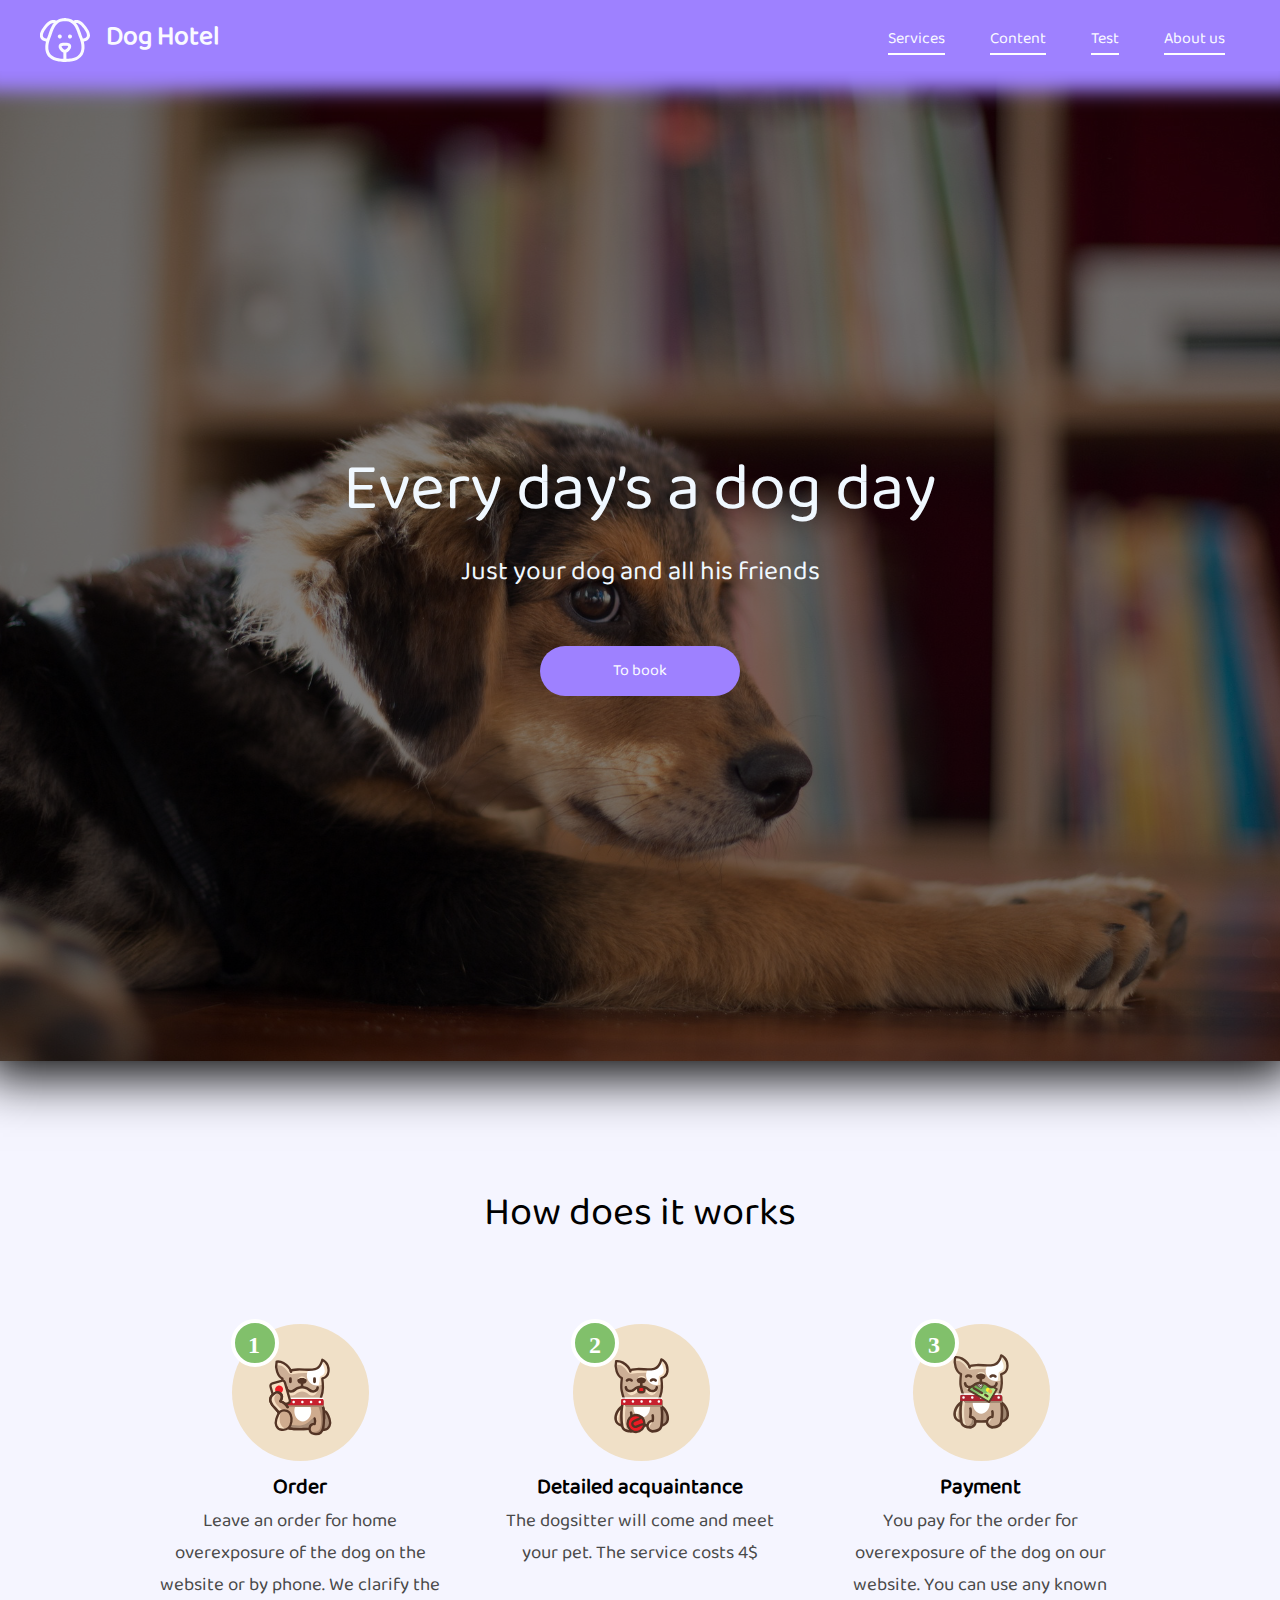
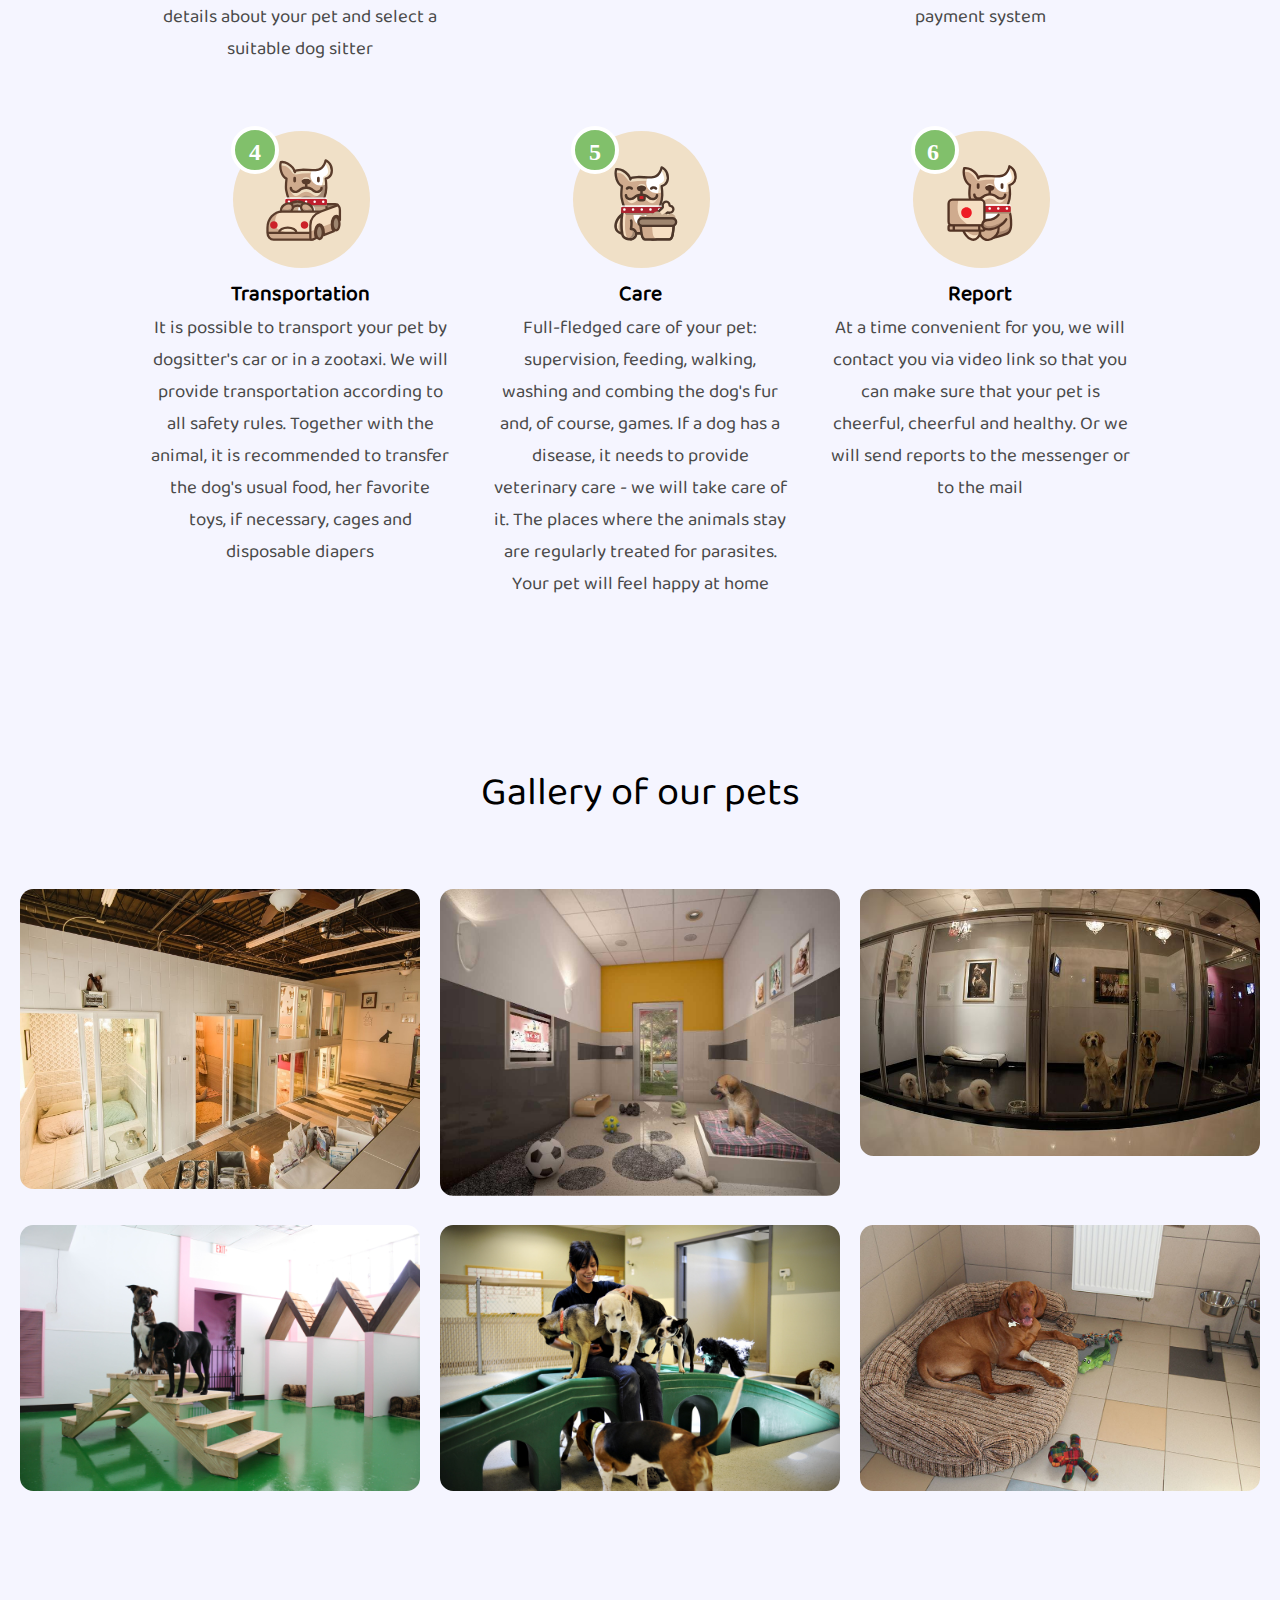
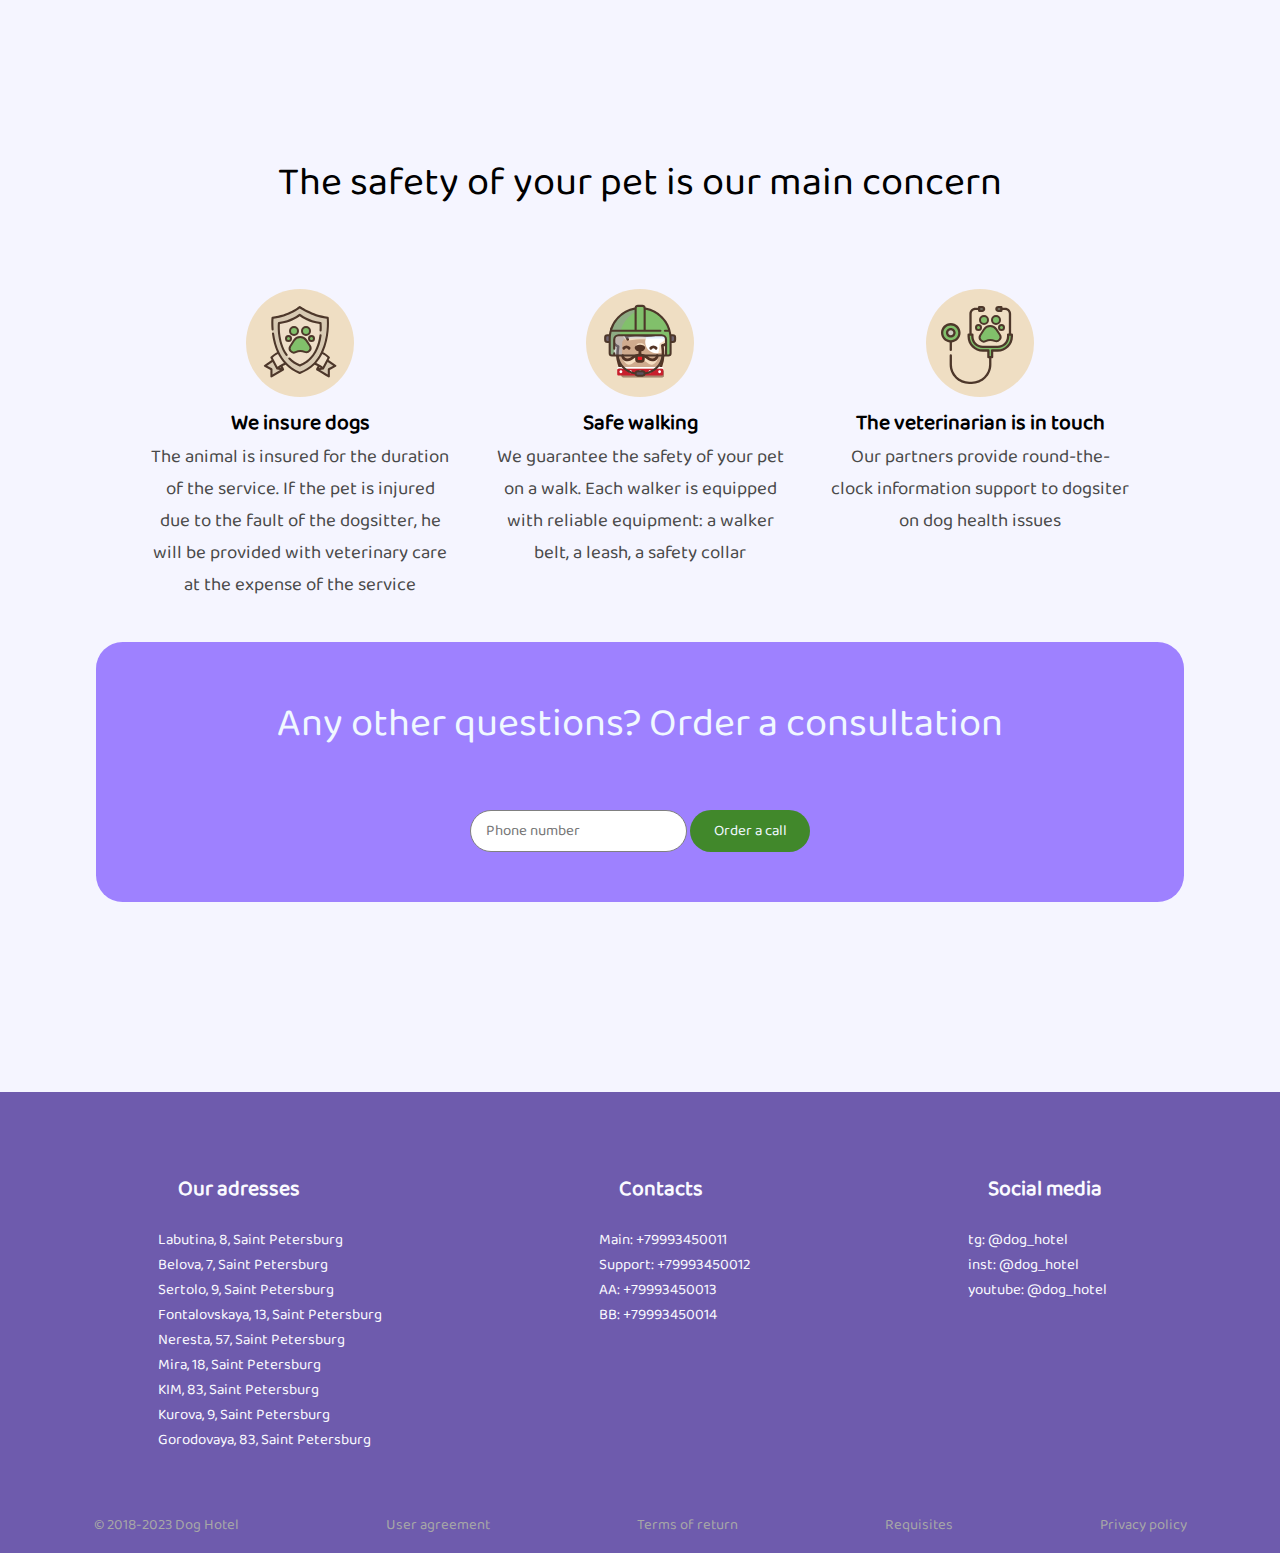
<file: index.html>
<!DOCTYPE html>

<html lang="ru">
  <head>
    <meta charset="UTF-8">
    <link rel="stylesheet" href="styles/header_footer.css" />
    <link rel="stylesheet" href="styles/style_start.css" />

    <title>Dog Hotel</title>
  </head>
  <body>
    <script src="js/setHeader.js"></script>
    
    <div class="conteiner" id="first_conteiner">
        
        <div class="title_wrap">
            <div class="slogan">Every day’s a dog day</div>
            <div class="under_slogan">Just your dog and all his friends</div>

            <div class="button_to_book">
                <a href="#">To book</a>
            </div>
        </div>        
    </div>
    <div class="conteiner" id="second_conteiner">
        <div class="cont_title">How does it works</div>
        <div class="frame_wrap">
            <div class="frame" id="frame1">
                <div class="icon">
                    <img src="styles/images/how1.svg"/>
                </div>
                <div class="frame_title">Order</div>
                <div class="frame_text">
                    Leave an order for home overexposure of the dog on the website or by phone. We clarify the details about your pet and select a suitable dog sitter
                </div>
            </div>
            <div class="frame" id="frame2">
                <div class="icon">
                    <img src="styles/images/how2.svg"/>
                </div>
                <div class="frame_title">
                    Detailed acquaintance
                </div>
                <div class="frame_text">
                    The dogsitter will come and meet your pet. The service costs 4$
                </div>
            </div>
            <div class="frame" id="frame3">
                <div class="icon">
                    <img src="styles/images/how3.svg"/>
                </div>
                <div class="frame_title">
                    Payment
                </div>
                <div class="frame_text">
                    You pay for the order for overexposure of the dog on our website. You can use any known payment system
                </div>
            </div>
            <div class="frame" id="frame4">
                <div class="icon">
                    <img src="styles/images/how4-p.svg"/>
                </div>
                <div class="frame_title">
                    Transportation
                </div>
                <div class="frame_text">
                    It is possible to transport your pet by dogsitter's car or in a zootaxi. We will provide transportation according to all safety rules. Together with the animal, it is recommended to transfer the dog's usual food, her favorite toys, if necessary, cages and disposable diapers
                </div>
            </div>
            <div class="frame" id="frame5">
                <div class="icon">
                    <img src="styles/images/how5-p.svg"/>
                </div>
                <div class="frame_title">Care</div>
                <div class="frame_text">
                    Full-fledged care of your pet: supervision, feeding, walking, washing and combing the dog's fur and, of course, games. If a dog has a disease, it needs to provide veterinary care - we will take care of it. The places where the animals stay are regularly treated for parasites. Your pet will feel happy at home
                </div>
            </div>
            <div class="frame" id="frame6">
                <div class="icon">
                    <img src="styles/images/how6-p.svg"/>
                </div>
                <div class="frame_title">Report</div>
                <div class="frame_text">
                    At a time convenient for you, we will contact you via video link so that you can make sure that your pet is cheerful, cheerful and healthy. Or we will send reports to the messenger or to the mail
                </div>
            </div>
        </div>

    </div>
    <div class="conteiner" id="third_conteiner">
        <div class="cont_title">Gallery of our pets</div>

        <div class="wrap_gallery">
            <div><img class="gallery" src="styles/images/gallery_1.jpg"/></div>
            <div><img class="gallery" src="styles/images/gallery_2.jpg"/></div>
            <div><img class="gallery" src="styles/images/gallery_3.jpg"/></div>
            <div><img class="gallery" src="styles/images/gallery_4.jpg"/></div>
            <div><img class="gallery" src="styles/images/gallery_5.jpg"/></div>
            <div><img class="gallery" src="styles/images/gallery_6.jpg"/></div>
        </div>
    </div>
    <div class="conteiner" id="fourth_conteiner">
        <div class="cont_title">The safety of your pet is our main concern</div>
        <div class="frame_wrap">
            <div class="frame" id="frame1">
                <div class="icon">
                    <img src="styles/images/standart1.svg"/>
                </div>
                <div class="frame_title">We insure dogs</div>
                <div class="frame_text">
                    The animal is insured for the duration of the service. If the pet is injured due to the fault of the dogsitter, he will be provided with veterinary care at the expense of the service
                </div>
            </div>
            <div class="frame" id="frame2">
                <div class="icon">
                    <img src="styles/images/standart2-p.svg"/>
                </div>
                <div class="frame_title">
                    Safe walking
                </div>
                <div class="frame_text">
                    We guarantee the safety of your pet on a walk. Each walker is equipped with reliable equipment: a walker belt, a leash, a safety collar
                </div>
            </div>
            <div class="frame" id="frame3">
                <div class="icon">
                    <img src="styles/images/standart3.svg"/>
                </div>
                <div class="frame_title">
                    The veterinarian is in touch
                </div>
                <div class="frame_text">
                    Our partners provide round-the-clock information support to dogsiter on dog health issues
                </div>
            </div>
        </div>
    </div>
    <div class="conteiner" id="fourth_conteiner">
        <div class="wrap_feedback">
            <div class="wrap_header">Any other questions? Order a consultation</div>
            <div class="wrap_input">
                <input placeholder="Phone number" class="input" id="input"></input>
                <button type="submit" class="btn" id="btn">
                    Order a call
                </button>
            </div>


        </div>
    </div>
    <script>
        document.getElementById("btn").onclick = function(e) {
            document.getElementById("input").value = "";
        }
    </script>

    <script src="js/setFooter.js"></script>
  </body>
</html>
</file>
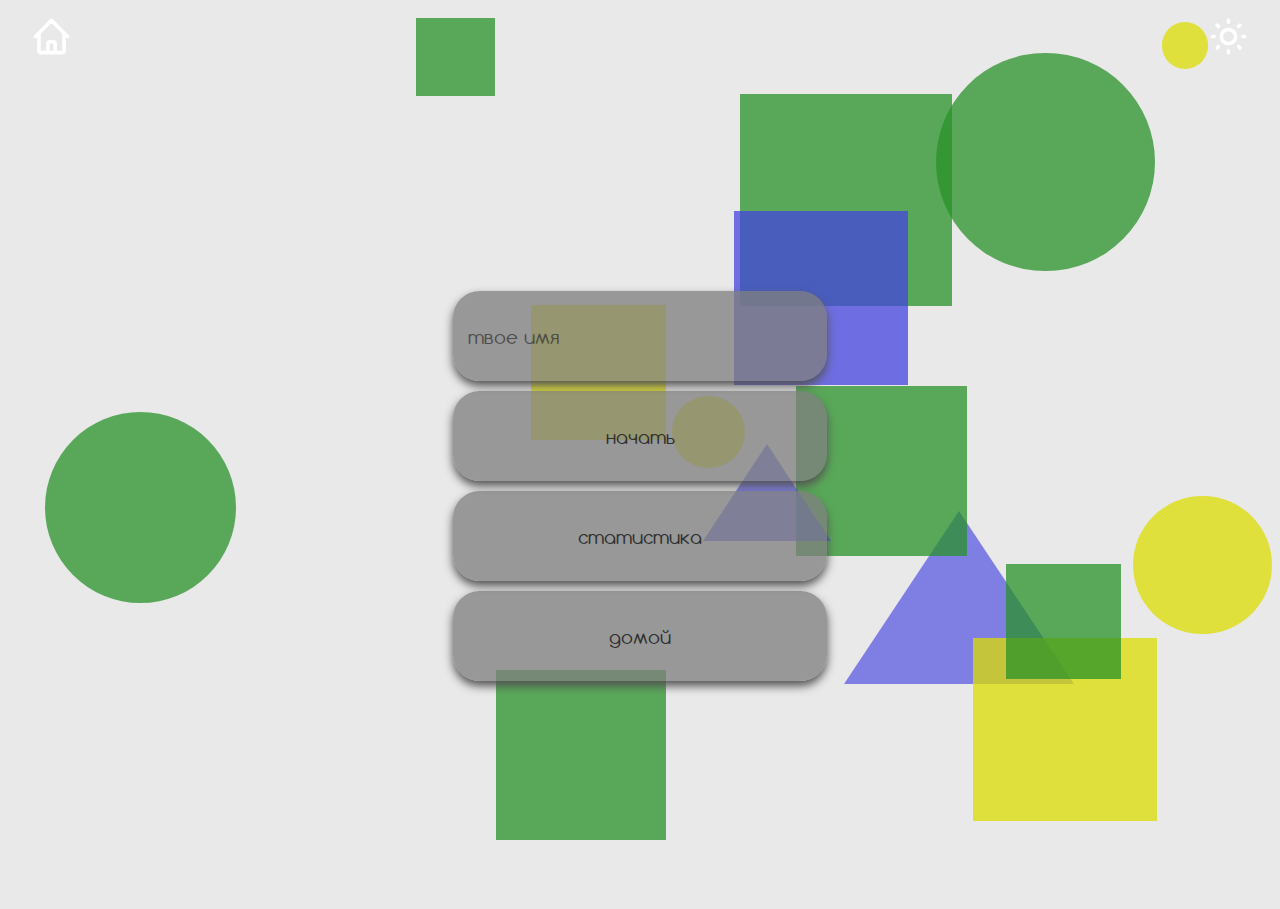
<file: game_find_figure/index.html>
<!DOCTYPE html>
<html lang="en">
<head>
    <meta charset="UTF-8">
    <meta name="viewport" content="width=device-width, initial-scale=1.0">
    <link rel="stylesheet" href="styles/game_menu.css" />
    <link rel="stylesheet" href="styles/background.css" />
    <link rel="stylesheet" href="styles/general.css" />
    <title>Find figure</title>
</head>
<body>
    <script src="js/settings.js"></script>
    
    <div class="conteiner">
        <div class="wrap_menu">
            <form>
                <input class="menu_item" type="text" id="user_name" placeholder="твое имя" required>
                <button class="menu_item start" id="start" type="submit">начать</button>
            </form>
            <form action="./stats.html">
                <button class="menu_item show_stats">статистика</button>
            </form>
            <form action="../index.html">
                <button class="menu_item back_to_site">домой</button>
            </form>
        </div>
    </div>


    <script src="js/background_generator.js"></script>
    <script src="js/handler.js" type="module"></script>
    
</body>
</html>
</file>
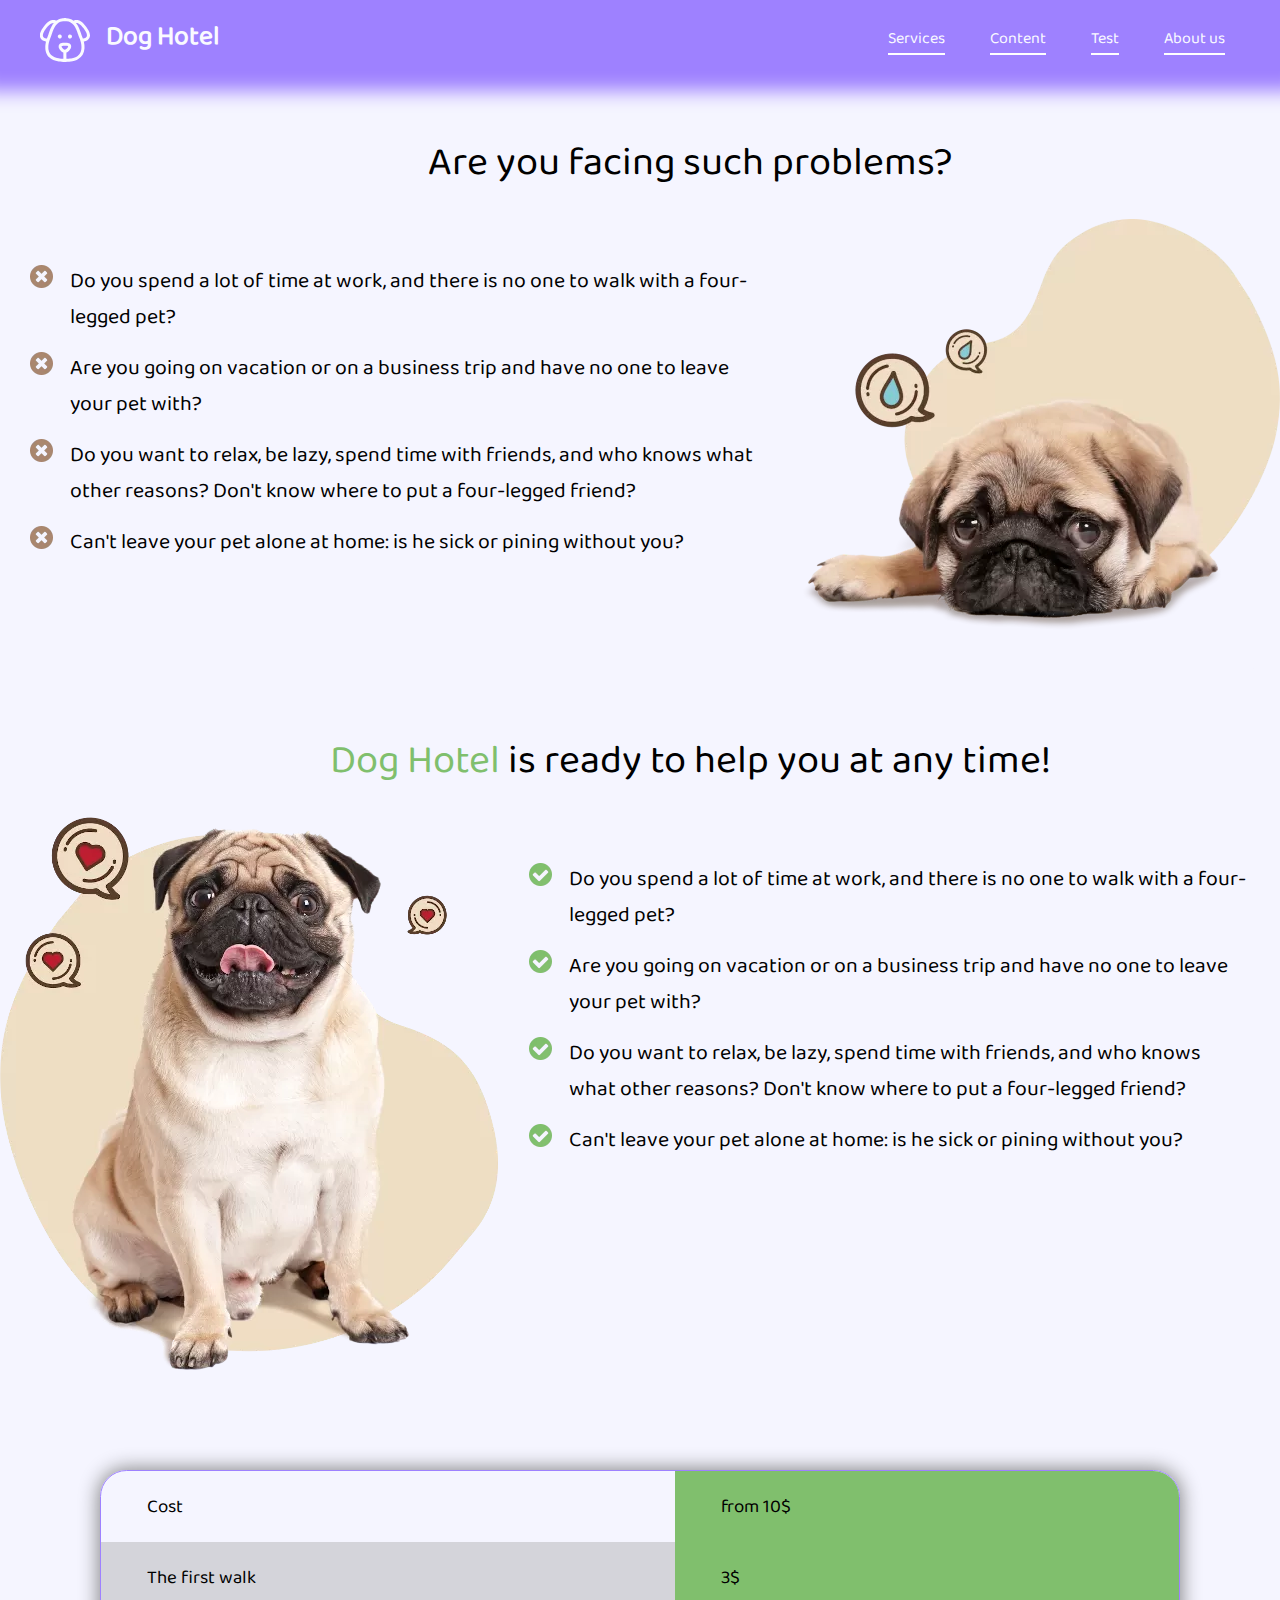
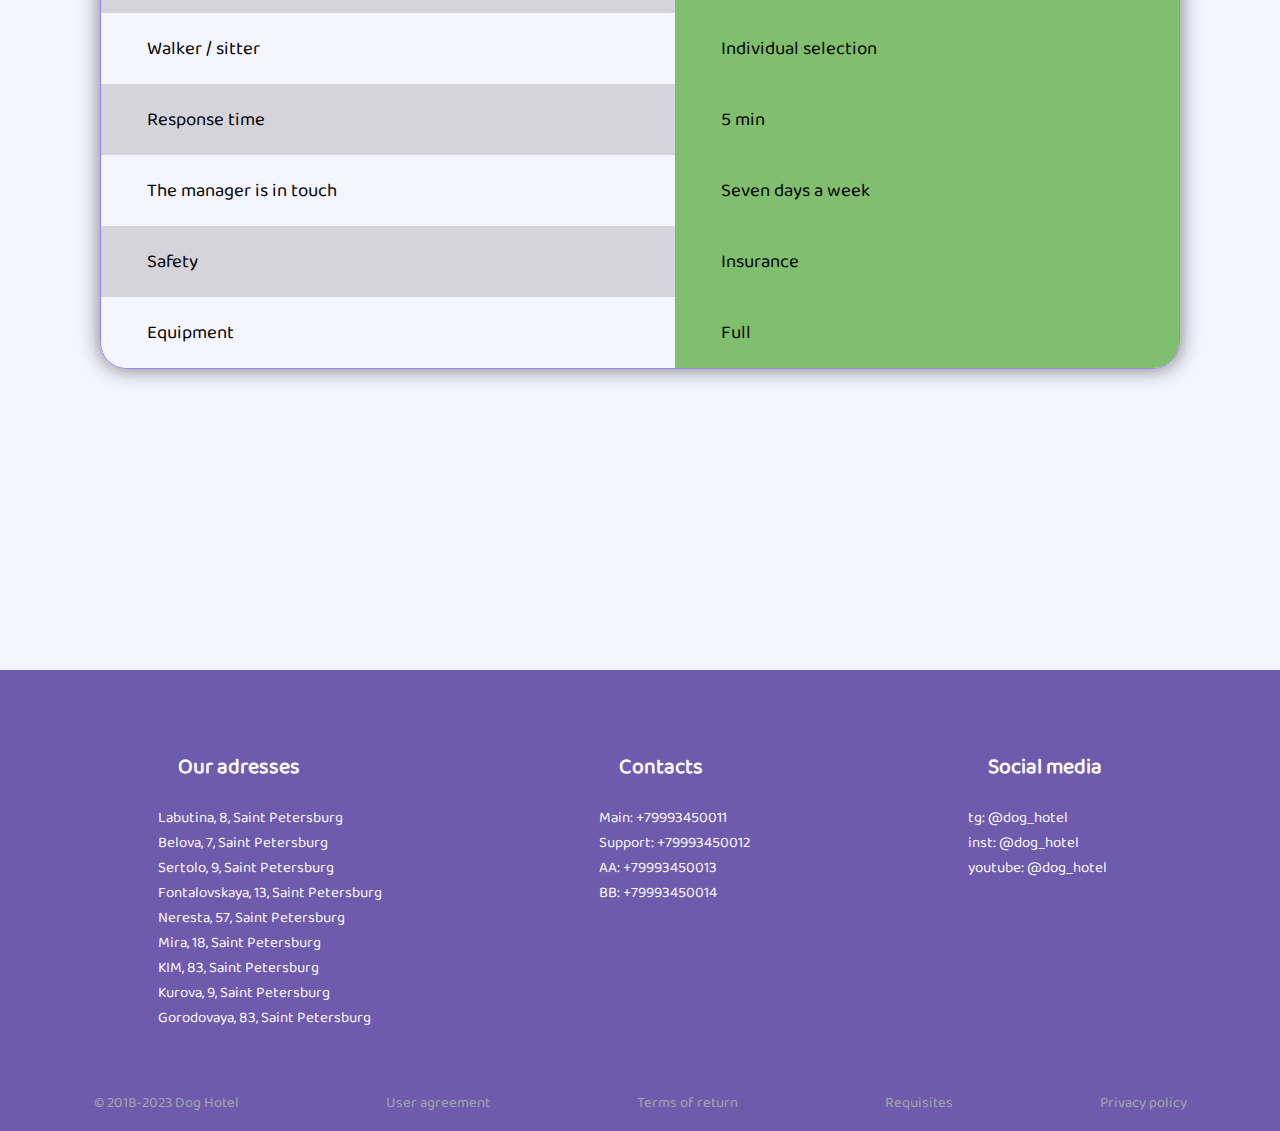
<file: about_us.html>
<!DOCTYPE html>
<html lang="en">
<head>
    <meta charset="UTF-8">
    <meta name="viewport" content="width=device-width, initial-scale=1.0">
    <title>About Us</title>
    <link rel="stylesheet" href="styles/header_footer.css" />
    <link rel="stylesheet" href="styles/about_us.css" />
</head>
<body>
    <script src="js/setHeader.js"></script>

    <div class="conteiner">
        <div class="cont_title">Are you facing such problems?</div>
        <div class="wrapper">
            <div class="answer_list">
                <div class="answer_item">
                    <div class="answer_text">Do you spend a lot of time at work, and there is no one to walk with a four-legged pet?</div>
                </div>
                <div class="answer_item">
                    <div class="answer_text">
                        Are you going on vacation or on a business trip and have no one to leave your pet with?
                    </div>
                </div>
                <div class="answer_item">
                    <div class="answer_text">
                        Do you want to relax, be lazy, spend time with friends, and who knows what other reasons? Don't know where to put a four-legged friend?
                    </div>
                </div>
                <div class="answer_item">
                    <div class="answer_text">
                        Can't leave your pet alone at home: is he sick or pining without you?
                    </div>
                </div>
            </div>
            <img class="img_help" src="styles/images/help-img-1.webp"/>
        </div>
        <div class="cont_title"> <span>Dog Hotel</span> is ready to help you at any time!</div>
        <div class="wrapper">
            <img class="img_help" src="styles/images/help-img-2.webp"/>
            <div class="answer_list">
                <div class="answer_item_2">
                    <div class="answer_text">Do you spend a lot of time at work, and there is no one to walk with a four-legged pet?</div>
                </div>
                <div class="answer_item_2">
                    <div class="answer_text">
                        Are you going on vacation or on a business trip and have no one to leave your pet with?
                    </div>
                </div>
                <div class="answer_item_2">
                    <div class="answer_text">
                        Do you want to relax, be lazy, spend time with friends, and who knows what other reasons? Don't know where to put a four-legged friend?
                    </div>
                </div>
                <div class="answer_item_2">
                    <div class="answer_text">
                        Can't leave your pet alone at home: is he sick or pining without you?
                    </div>
                </div>
            </div>
        </div>
    </div>
    <div class="conteiner">
        <table id="price_list">
            <tr>
                <td>Cost</td>
                <td>from 10$</td>
            </tr>
            <tr>
                <td>The first walk</td>
                <td>3$</td>
            </tr>
            <tr>
                <td>Walker / sitter</td>
                <td>Individual selection</td>
            </tr>
            <tr>
                <td>Response time</td>
                <td>5 min</td>
            </tr>
            <tr>
                <td>The manager is in touch</td>
                <td>Seven days a week</td>
            </tr>
            <tr>
                <td>Safety</td>
                <td>Insurance</td>
            </tr>
            <tr>
                <td>Equipment</td>
                <td>Full</td>
            </tr>
          </table>

    </div>

    <script src="js/setFooter.js"></script>
</body>
</html>
</file>
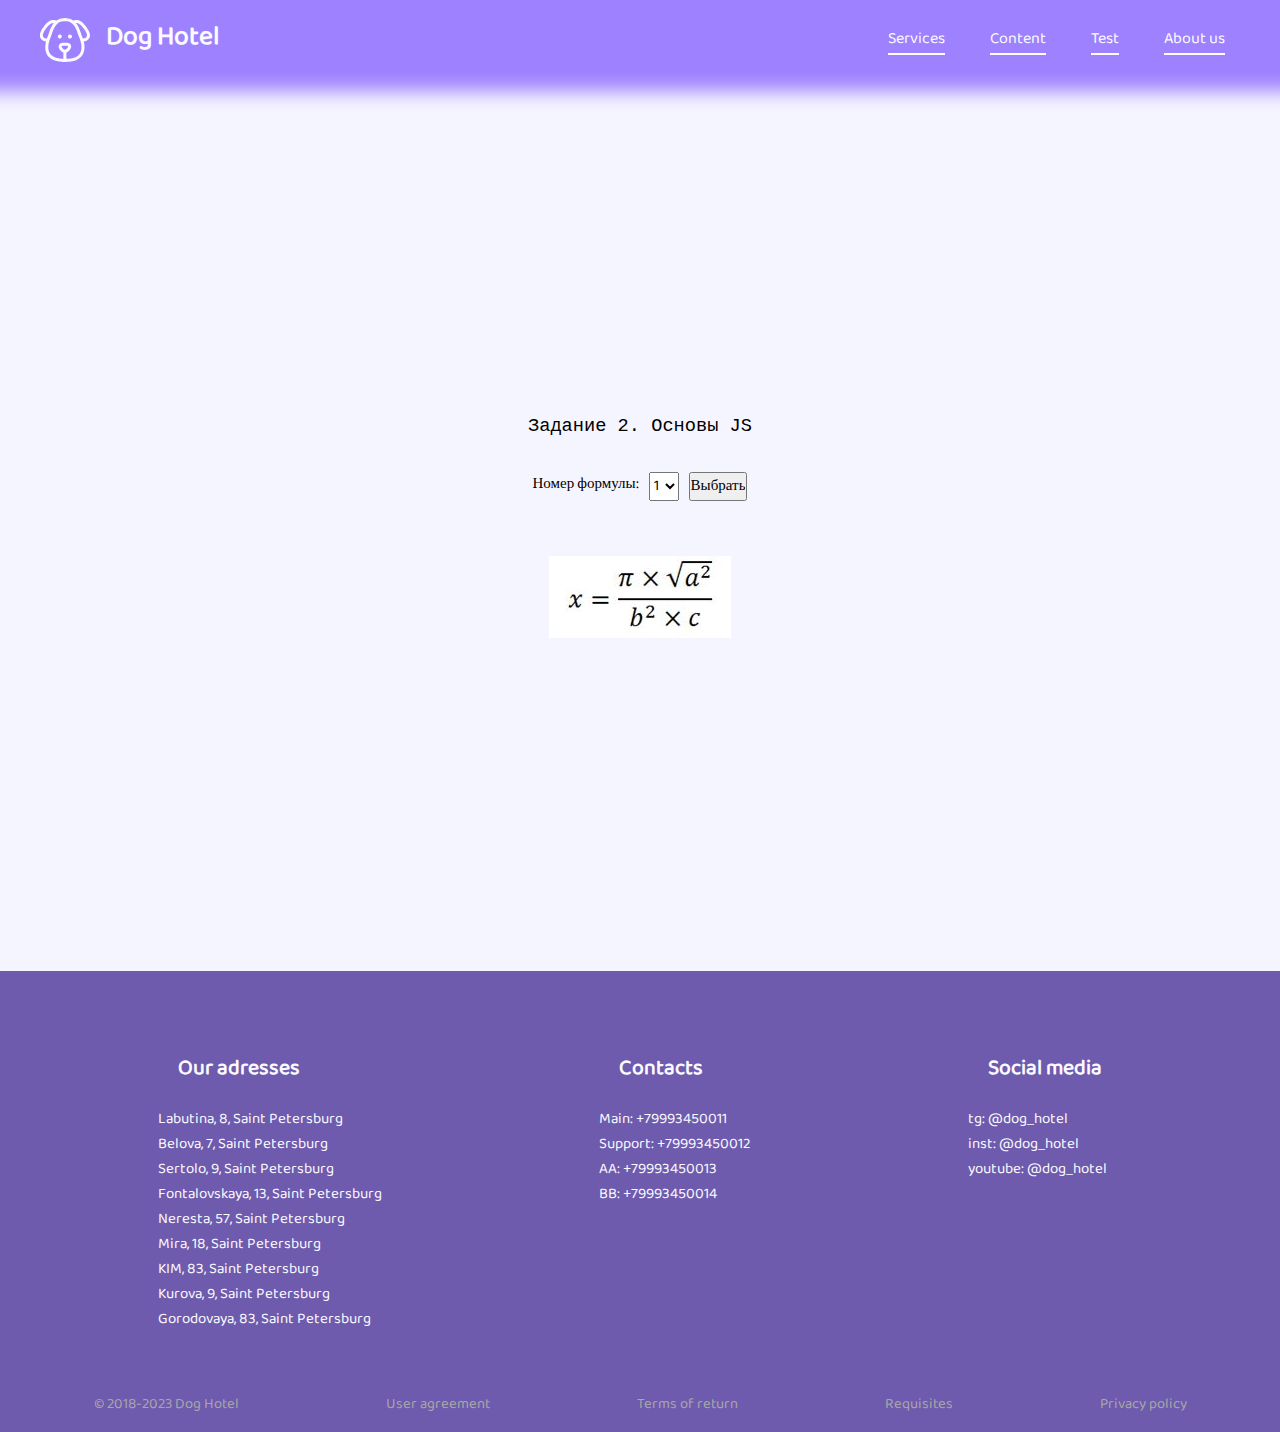
<file: js_task.html>
<!DOCTYPE html>
<html lang="en">
<head>
    <meta charset="UTF-8">
    <meta name="viewport" content="width=device-width, initial-scale=1.0">
    <link rel="stylesheet" href="styles/js_task.css" />
    <link rel="stylesheet" href="styles/header_footer.css" />
    <title>Вариант 1</title>
    
</head>
<body>
    <script src="js/setHeader.js"></script>

    <div class="conteiner" id="conteiner">
        <div class="title_ex">Задание 2. Основы JS</div>
        <div class="wrap_input">
            <p>Номер формулы: </p>
            <select id="select">
                <option value="1">1</option>
                <option value="2">2</option>
                <option value="3">3 </option>
            </select>
            <input type="button" id="button" value="Выбрать" />
        </div>
        <img src="styles/images/js_task_images/formula_1.JPG" id="formula"/>
        <script src="js/task.js"></script>

    </div>
    
    <script src="js/setFooter.js"></script>
</body>
</html>
</file>
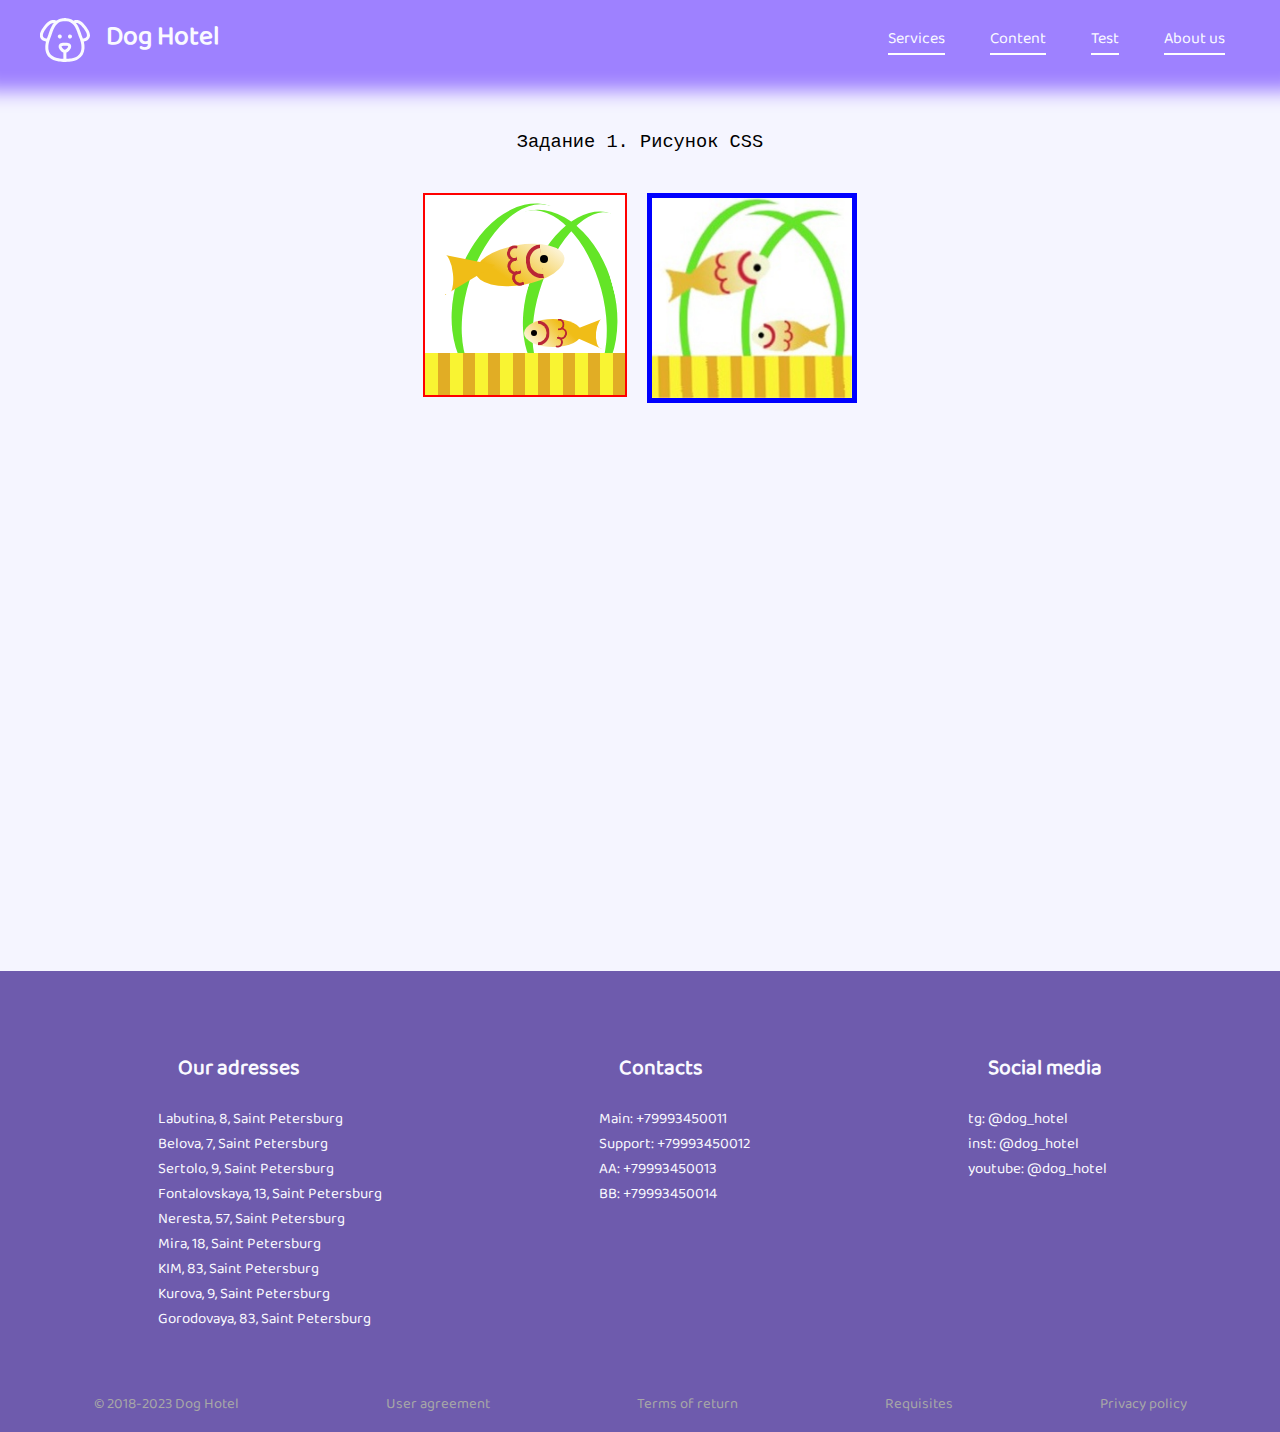
<file: picture.html>
<!DOCTYPE html>

<html lang="ru">
  <head>
    <meta charset="UTF-8">
    <link rel="stylesheet" href="styles/picture.css" />
    <link rel="stylesheet" href="styles/header_footer.css" />

    <title>Рисунок CSS</title>
    
  </head>
  <body>
    <script src="js/setHeader.js"></script>

    <div class="conteiner">
      <div class="title_ex">Задание 1. Рисунок CSS</div>
      <div class="box_wrap">
        <div class="box">
          <div class="big_fish">
            <div class="white_oval"></div>
            <div class="oval"></div>
            <div class="tail"></div>
            <div class="eye1"></div>
            <div class="half-circle1"></div>
            <div class="half-circle2"></div>
            <div class="half-circle3"></div>
            <div class="half-circle4"></div>
          </div>
          
          <div class="little_fish">
            <div class="white_oval2"></div>
            <div class="oval2"></div>
            <div class="tail2"></div>
            <div class="eye2"></div>
            <div class="half-circle5"></div>
            <div class="half-circle6"></div>
            <div class="half-circle7"></div>
            <div class="half-circle8"></div>
          </div>
  
          <div class="seaweed1"></div>
          <div class="seaweed2"></div>
          <div class="seaweed3"></div>
  
          <div class="ground">
          </div>
        </div>
        <div class="frame" style="border: 5px solid blue;">
          <img src="styles/images/content_example.jpg" width="200" height="200">
        </div>
      </div>
    </div>
    <script src="js/setFooter.js"></script>
  </body>
</html>
</file>
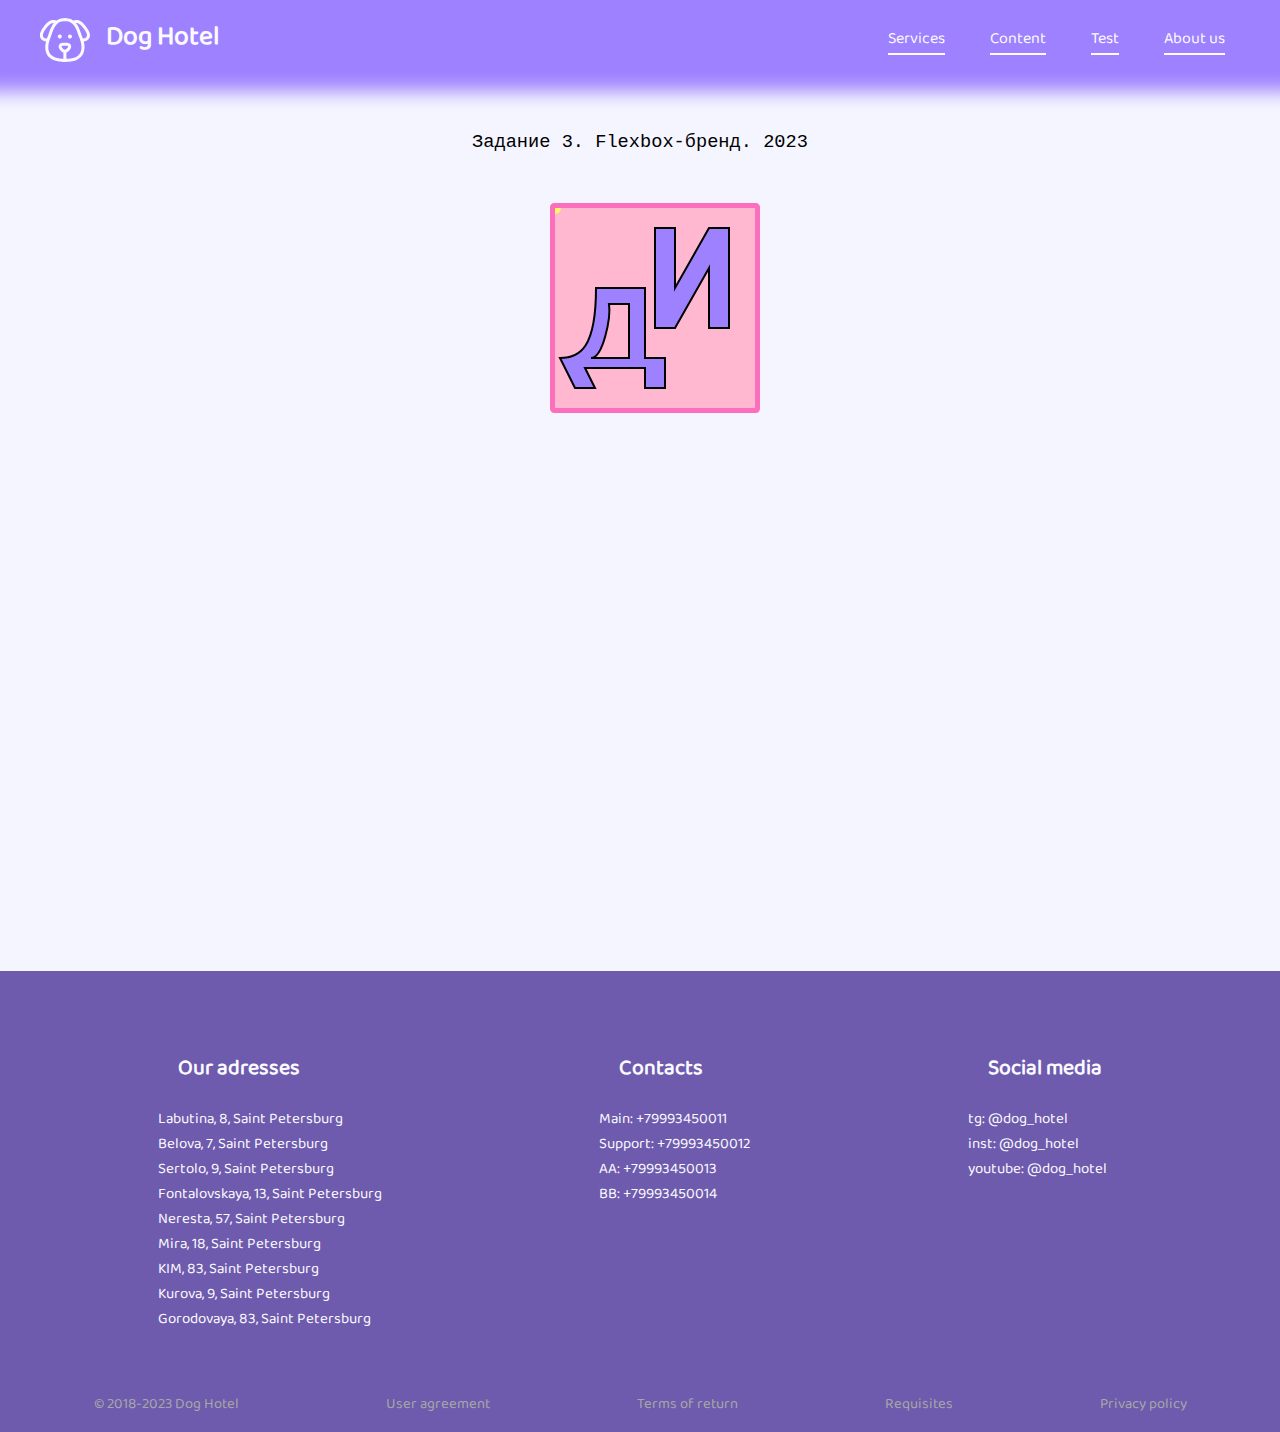
<file: svg_gif.html>
<!DOCTYPE html>
<html lang="en">
<head>
    <meta charset="UTF-8">
    <meta name="viewport" content="width=device-width, initial-scale=1.0">
    <link rel="stylesheet" href="styles/svg_pr.css" />
    <link rel="stylesheet" href="styles/header_footer.css" />
    <title>Вариант 2</title>
</head>
<body>
  <script src="js/setHeader.js"></script>

  <div class="conteiner">
    <div class="title_ex">Задание 3. Flexbox-бренд. 2023</div>
    
    <div class="box" id="btn" onclick="show_img()">
      <svg class="svg" viewBox="0 0 100 100">
        <g id="letters">
        <!-- И -->
        <path
          id="letter_I"
          stroke="black"
          d="M 50,10 h 10 v 30 l 17 -30
          h 10 v 50 h -10 v -30 l -17 30
          h -10 v -50 z">
          <animateMotion begin="btn.click" end="btn.click"
          fill="freeze" dur="1s"
          path="M 0, 0 l 10, -10"
          repeatCount="1" restart="whenNotActive"/>
  
        </path>
        <!-- Д -->
        
        <path
          class="letter_D"
          id="out_letter_D"
          stroke="black"
          d="M 20,40 h 25 v 35 h 10
          v 15 h -10 v -10 h -30 l 5, 10
          h -10 l -7.5, -15 
          c 10 0 18 -5 18 -35 ">
          <animateMotion begin="btn.click" end="btn.click"
          fill="freeze" dur="1s"
          path="M 0, 0 l -10, 10"
          repeatCount="1" restart="whenNotActive"/>
        </path>
        <path
          class="letter_D"
          id="in_letter_D"
          stroke="black"
          d="
          M 27, 48 h 10 
          v 27 h -19 
          c 6 0 10 -20 9 -27 z">
          <animateMotion begin="btn.click" end="btn.click"
          fill="freeze" dur="1s"
          path="M 0, 0 l -10, 10"
          repeatCount="1" restart="whenNotActive"/>
        </path>
        <!-- примитивный объект -->
        <circle r="3" id="object" fill="rgb(250, 247, 105)">
          <animateMotion begin="out_letter_D.mouseover" dur="6s" 
                        repeatCount="1" restart="whenNotActive"
                        fill="freeze">
            <mpath xlink:href="#out_letter_D"/>
          </animateMotion>
        </circle>
        </g>
      </svg>
      <img src="styles/images/sticker.png" id="img"/>
      <div id="name">
        <p>Имайкина Дарья</p>
      </div>
    </div>
  </div>
  
  <script src="js/setFooter.js"></script>
  <script type="text/javascript">
    function show_img(){
      
      document.getElementById("img").style.opacity = 1;
      document.getElementById("name").style.opacity = 1;
      document.documentElement.style.cssText = "--back_color: rgb(255, 118, 164)";
      document.documentElement.style.cssText = "--letter_color: rgb(255, 255, 255)";
      document.getElementById("btn").animation ='wiggle 3s forwards';
      document.getElementById("object").style.display = "none";
    }
  </script>
</body>
</html>
</file>
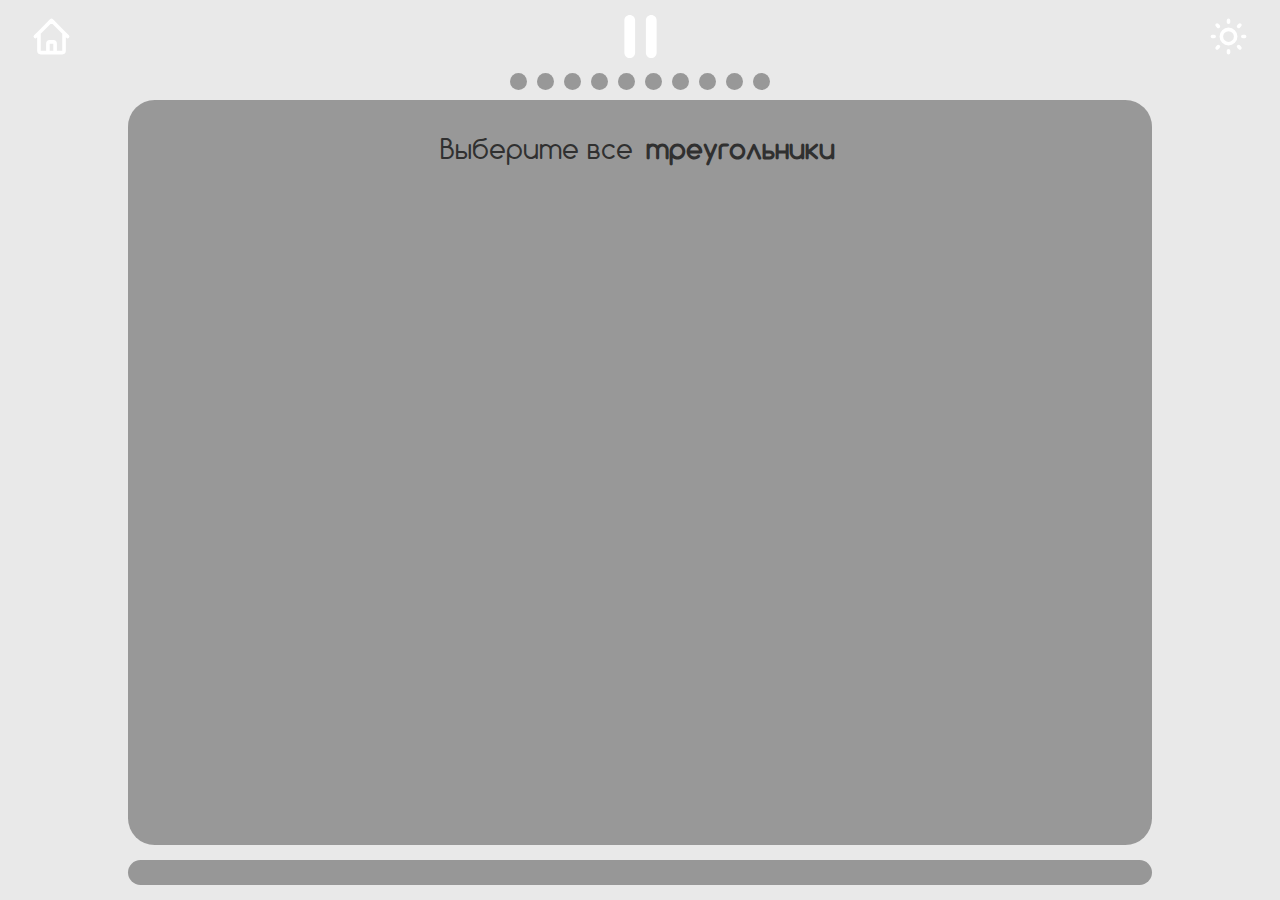
<file: game_find_figure/game.html>
<!DOCTYPE html>
<html lang="en">
<head>
    <meta charset="UTF-8">
    <meta name="viewport" content="width=device-width, initial-scale=1.0">
    <title>Find figure</title>
    <link rel="stylesheet" href="styles/general.css" />
    <link rel="stylesheet" href="styles/game.css" />
</head>
<body>
    <script src="js/settings.js"></script>
    <div class="conteiner">
        <div class="task_tracking">
        </div>
        <div class="wrap_task">
            <div class="title_quest"></div>
            <div class="items"></div>
        </div>
        <div class="timer"></div>
    </div>
    <script src="js/consts.js" type="module"></script>
    <script src="js/start_game.js" type="module"></script>
</body>
</html>
</file>
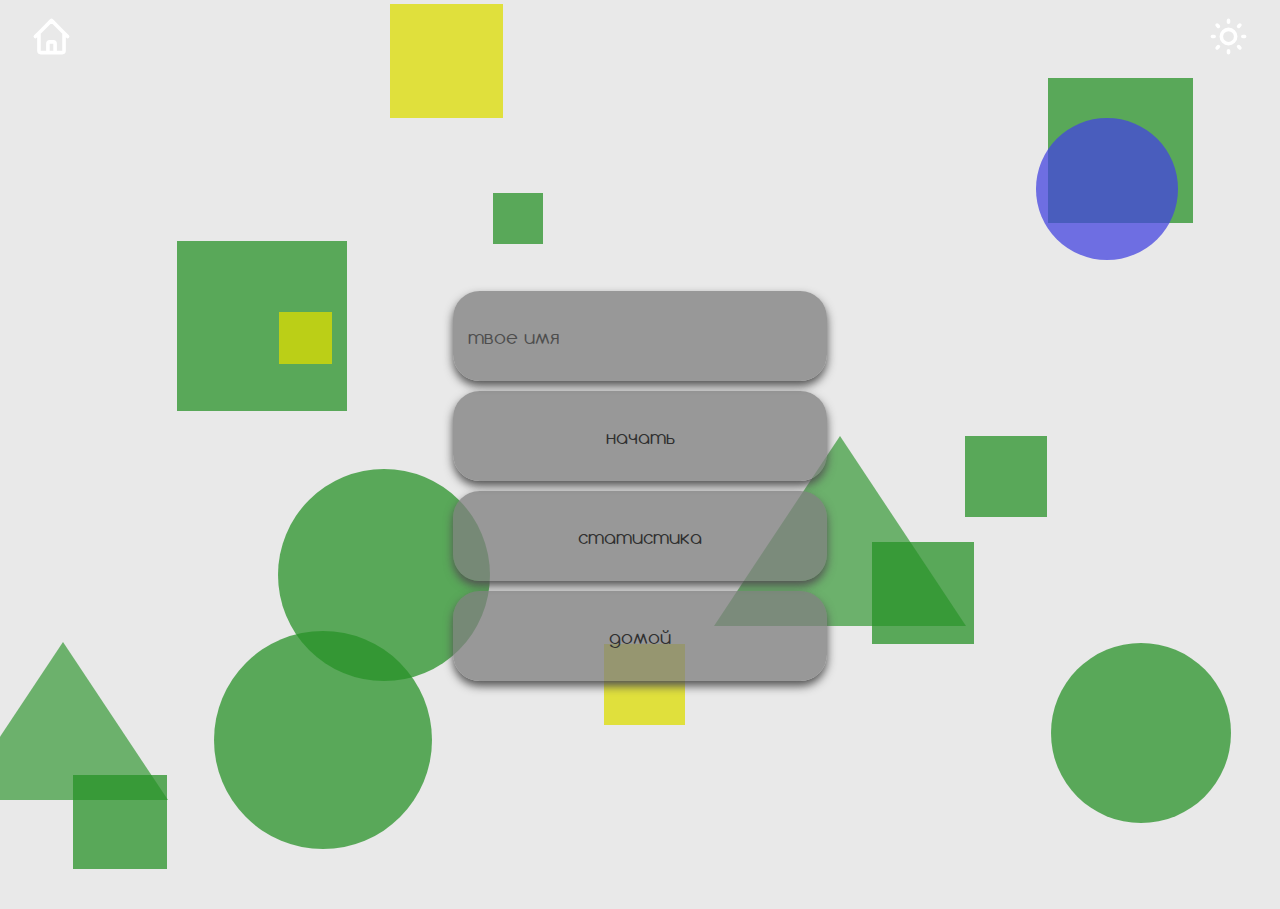
<file: game_find_figure/index_game.html>
<!DOCTYPE html>
<html lang="en">
<head>
    <meta charset="UTF-8">
    <meta name="viewport" content="width=device-width, initial-scale=1.0">
    <link rel="stylesheet" href="styles/game_menu.css" />
    <link rel="stylesheet" href="styles/background.css" />
    <link rel="stylesheet" href="styles/general.css" />
    <title>Find figure</title>
</head>
<body>
    <script src="js/settings.js"></script>
    
    <div class="conteiner">
        <div class="wrap_menu">
            <form>
                <input class="menu_item" type="text" id="user_name" placeholder="твое имя" required>
                <button class="menu_item start" id="start" type="submit">начать</button>
            </form>
            <form action="#">
                <button class="menu_item show_stats">статистика</button>
            </form>
            <form action="../index.html">
                <button class="menu_item back_to_site">домой</button>
            </form>
        </div>
    </div>


    <script src="js/background_generator.js"></script>
    <script src="js/handler.js" type="module"></script>
    
</body>
</html>
</file>
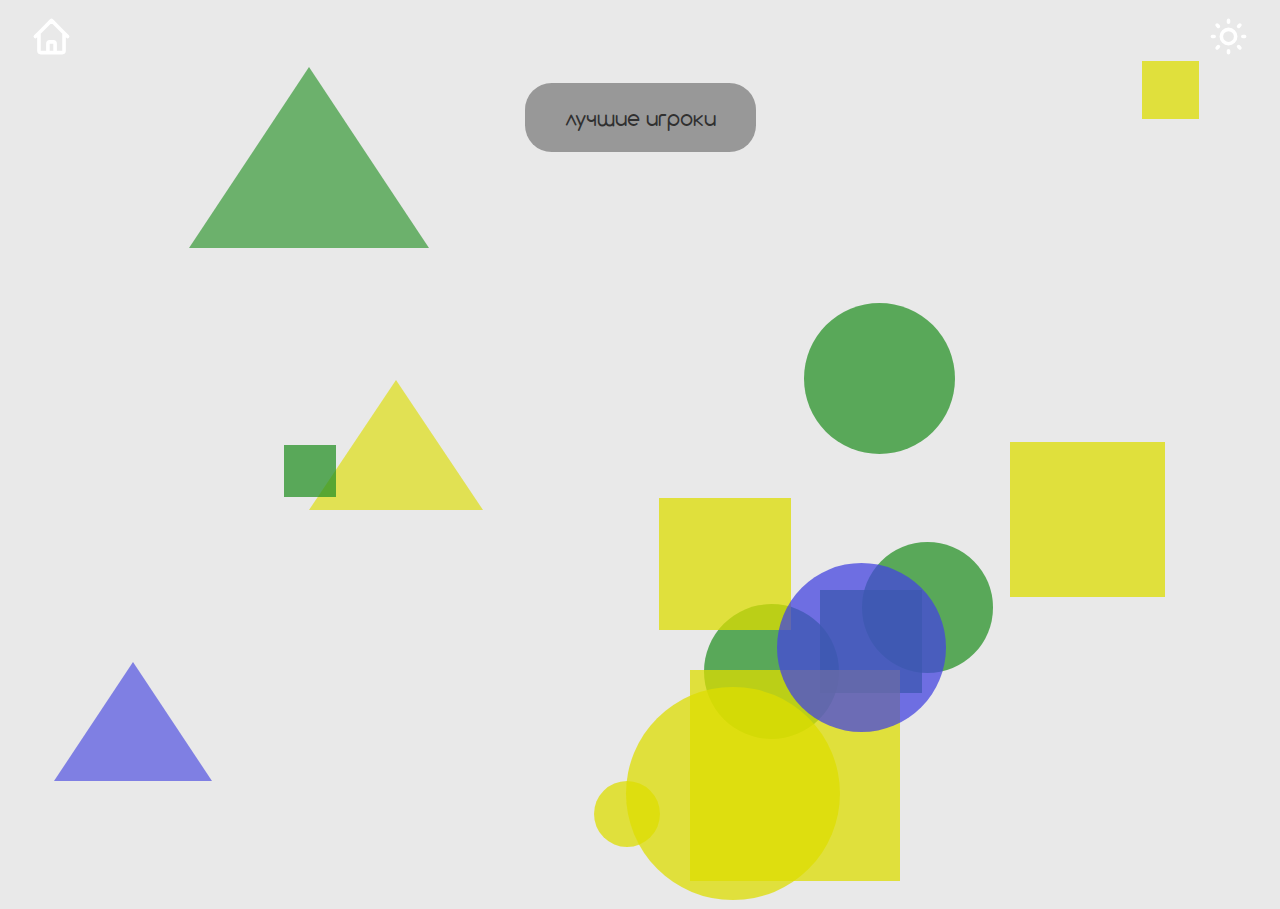
<file: game_find_figure/stats.html>
<!DOCTYPE html>
<html lang="en">
<head>
    <meta charset="UTF-8">
    <meta name="viewport" content="width=device-width, initial-scale=1.0">
    <link rel="stylesheet" href="styles/game_menu.css" />
    <link rel="stylesheet" href="styles/background.css" />
    <link rel="stylesheet" href="styles/general.css" />
    <title>Find figure</title>
</head>
<body>
    <script src="js/settings.js"></script>
    <div class="conteiner">
        <h class="title">лучшие игроки</h>
    </div>
    
    <script src="js/background_generator.js"></script>
    <script src="js/show_stats.js"></script>
</body>
</html>
</file>
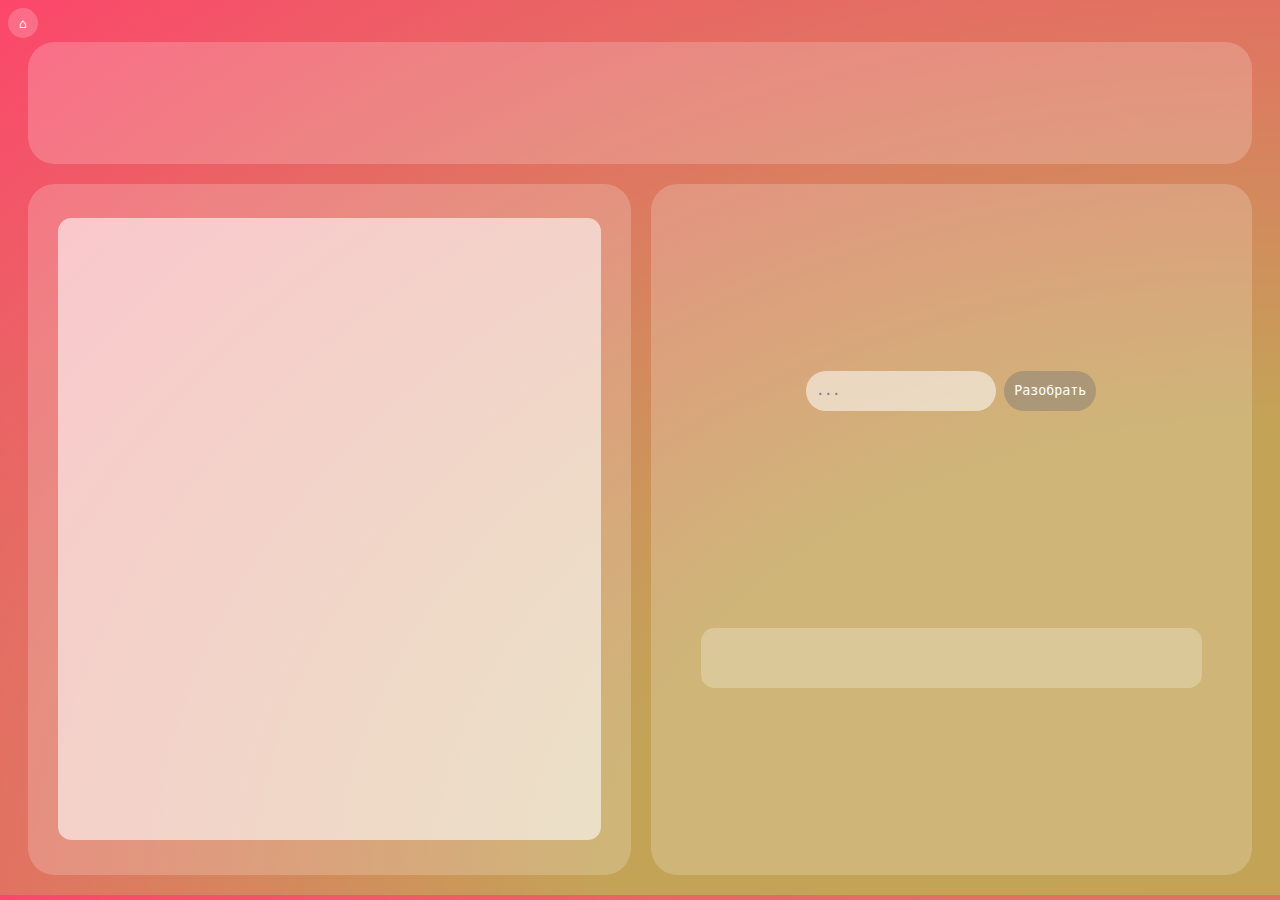
<file: task_words/words.html>
<!DOCTYPE html>
<html lang="en">
<head>
    <meta charset="UTF-8">
    <meta name="viewport" content="width=device-width, initial-scale=1.0">
    <link rel="stylesheet" href="words.css" />
    <title>Слова</title>
</head>
<body>
    <div class="header">
        <div class="headerMenu"><a class="toHome" href="..\index.html">⌂</a></div>
    </div>
    <div class="conteiner">
        <div class="words_menu"></div>
        <div class="wrap_contet">
            <div class="content_field">
                <div class="field droppable"></div>
            </div>
            <div class="edit_text">
                <form class="form" onsubmit="return false">
                    <input id="input" type="text" name="input" placeholder="...">
                    <button class="button" type="button">Разобрать</button>
                </form>
                <div class="output"></div>
            </div>
        </div>

    </div>
    <script type="module" src="main.js"></script>
</body>
</html>
</file>
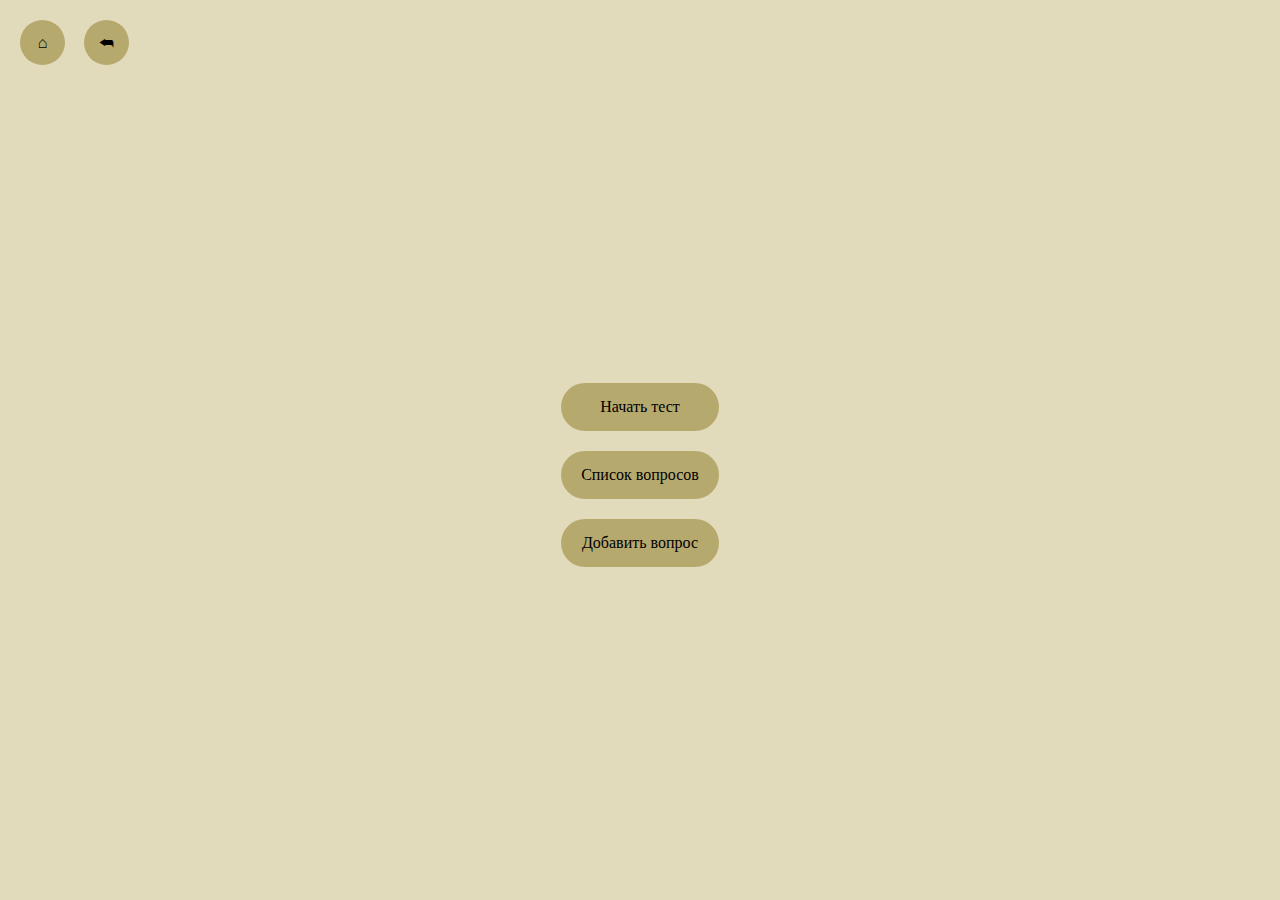
<file: test/index_test.html>
<!DOCTYPE html>
<html lang="en">
<head>
    <meta charset="UTF-8">
    <meta name="viewport" content="width=device-width, initial-scale=1.0">
    <title>Тест на грамотность</title>
    <link href="./test/test_style.css" rel="stylesheet" type="text/css">
</head>
<body>
    <div class="buttonsBack">
        <button class="headerMenu"><a class="toHome" href="..\index.html">⌂</a></button>
        <button class="headerMenu"><a class="back">⮪</a></button>
    </div>    
    <div class="conteiner">
        
    </div>
    
    <script src="./test/classQuestion.js" type="module"></script>
    <script src="./test/questions.js" type="module"></script>
    <script src="./test/main.js" type="module"></script>
    <script src="./test/questList.js" type="module"></script>
</body>
</html>
</file>
<file: styles/header_footer.css>
:root{
    --main_color: rgb(158 129 255);
    --back_color: rgb(245, 245, 255);
    --second-color: rgb(167, 167, 167);
}

@font-face {
    font-family: 'versus';
    src: url(static/versus-ultra_RUS_BY_LYAJKA.otf) format("truetype");
}

@font-face {
    font-family: 'BalooBhaijaan2';
    src: url(static/BalooBhaijaan2-Regular.ttf) format("truetype");
}

* {
    margin: 0;
    padding: 0;
    font-family: BalooBhaijaan2;
    text-decoration: none;
    font-size: 15px;
    color: #fafaff;
}

body{
    background-color: var(--back_color);
}

header {
    padding: 15px 10px 6px 10px;
    background: var(--main_color);
    display: flex;
    justify-content: space-between;
    align-items: center;
    box-shadow: 0 0 18px 20px var(--main_color);
    z-index: 4;
    position: relative;
}

.logo_wrap{
    margin-left: 30px;
    display: flex;
    height: 50px;
    width: 200px;
}

.logo{
    margin-left: 8%;
    font-weight: bold;
    font-size: clamp(16pt, 20pt,30pt);
    color: #fafaff;
}

nav{
    display: flex;
    margin-right: 3rem;
}

.wrap_a{
    margin-left: 3rem;
}

a{
    font-size: clamp(10pt, 12pt, 14pt);
    color: #fafaff;
}

.underline{
    background-color: white;
    height: 2px;
    width: 100%;
}

footer {
    background-color: rgb(110, 91, 173);
    bottom: 0;
    margin: 0;
    width: 100%;
    min-height: 10em; 
    color: #fafaff;
    display: flow-root;
}

.footer{
    margin: 50px;
    display: flex;
    flex-wrap: wrap;
    align-items: flex-start;
    justify-content: space-around;
}

.wrap_footer{
    margin: 10px;
}

.footer_title{
    font-size: 16pt;
    font-weight: bold;
    margin: 20px;
    color: #fafaff;
}

ul, ul li{
    list-style-type: none;
    color: #fafaff;
}

.footer_bottom{
    display: flex;
    flex-wrap: wrap;
    margin: 20px;
    justify-content: space-around;
    margin-bottom: 15px;
}

.footer_bottom a{
    color: var(--second-color);
    text-decoration: none;
    font-size: 11pt;
}
</file>
<file: styles/style_start.css>
:root{
    --main_color: rgb(158 129 255)
}

@font-face {
    font-family: 'shentox';
    src: url(static/Shentox-Regular.ttf) format("truetype");
}

@font-face {
    font-family: 'BalooBhaijaan2';
    src: url(static/BalooBhaijaan2-Regular.ttf) format("truetype");
}

*{
    font-family: BalooBhaijaan2;
    color: aliceblue;
    margin: 0;
}

.conteiner{
    min-height: 110vh;
    display: flex;
}

#first_conteiner{
    
    align-items: center;
    justify-content: center;

    background-image: url("images/main_theme.jpg");
    background-size: cover;
    background-position: center;
    background-color: rgba(0, 0, 0, 0.5);
    background-blend-mode: multiply;

    box-shadow: 0 0px 50px 15px black;
    z-index: -1;
}

.title_wrap{
    height: 50%;
    display: flex;
    align-items: center;
    flex-direction: column;
}

.slogan{
    font-size: 50pt;
    margin-bottom: 0;
}

.under_slogan{
    font-size: 20pt;
    margin-bottom: 50px;
}

.button_to_book{
    width: 200px;
    height: 50px;
    border-radius: 20pt;
    background-color: var(--main_color);
    align-self: center;
    display: flex;
    align-items: center;
    justify-content: center;
}

.button_to_book a{
    text-decoration: none;
}

/* second conteiner */
#second_conteiner,
#third_conteiner,
#fourth_conteiner{
    flex-direction: column;
    align-items: center;
    
}

.cont_title{
    color: black;
    font-size: clamp(16pt, 5vw, 30pt);
    margin: 50px;
    margin-top: 120px;
}

.frame_wrap{
    height: 100%;
    width: clamp(70vw, 80vw, 100vw);
    display: flex;
    flex-wrap: wrap;
    align-items: flex-start;
    justify-content: center;
}

.frame{
    width: 300px;
    min-height: 300px;
    margin: 20px;
    margin-bottom: 40px;
    display: flex;
    flex-direction: column;
    align-items: center;
}

.frame_title{
    color: black;
    font-size: 16pt;
    font-weight: bold;
}

.frame_text{
    color: rgb(73, 73, 73);
    font-size: 14pt;
    text-align: center;
}

/* third conteiner */

.wrap_gallery{
    display: flex;
    justify-content: center;
    flex-wrap: wrap;
}

.gallery{
    max-width: 400px;
    margin: 10px;
    border-radius: 10pt;
}

/* calculator */
.wrap_calc{
    width: clamp(90%, 5vw, 1200px);
    min-height: 80px;
    margin: 50px;
    border-radius: 20pt;
    border: 1px solid var(--main_color);

}

.input_calc{
    display: flex;
    flex-direction: column;
    align-items: center;
}

#calc_title{
    margin: 15px;
    margin-bottom: 0;
}

.under_calc_title{
    background-color: var(--main_color);
    color: var(--second_color);
    margin-bottom: 30px;
    border-radius: 20pt;
    height: 40px;
    display: flex;
    align-content: center;
    justify-content: center;
    flex-wrap: wrap;
}

#lable_range{
    color: grey;
    font-size: 14pt;
    align-self: flex-start;
    margin-bottom: 10px;
}

.wrap_feedback{
    width: clamp(70%, 85%, 95%);
    background: var(--main_color);
    border-radius: 20pt;
    display: flex;
    flex-direction: column;
    align-items: center;
}

.wrap_header{
    font-size: clamp(16pt, 5vw, 30pt);
    margin-top: 50px;
}

.wrap_input{
    margin: 50px;
}

.input{
    height: 40px;
    width: 200px;
    border-radius: 20pt;
    color: black;
    border: 1px solid grey;
    padding-left: 15px;
}

.btn{
    width: 120px;
    height: 42px;
    border-radius: 20pt;
    border: 0;
    background-color: rgb(65, 136, 43);
}

.btn:hover{
    background-color: rgb(94, 177, 68);
}

#fourth_conteiner{
    min-height: 50vh;
}
</file>
<file: game_find_figure/styles/game_menu.css>
.conteiner, .level_selection{
    width: 100vw;
    display: flex;
    justify-content: center;
    align-items: center;
}
html, body{
    height: 100%;
    width: 100%;
}

.conteiner{
    height: 94%;
    flex-direction: column;
    z-index: -1;
}

.title, .user{
    padding: 20px 40px;
    margin: 20px;
    background: var(--blocks-color);
    border-radius: 20pt;
    font-family: inherit;
    font-size: 16pt;
    z-index: 10;
}

.user{
    font-size: 12pt;
}

.wrap_menu{
    display: flex;
    flex-direction: column;
    width: clamp(250px, 30%, 900px);
    margin: 10px;
    z-index: 10;
}

.menu_item{
    width: calc(100% - 10px);
    height: 10vh;
    margin: 5px;
    border-radius: 20pt;
    border: 0;
    background: var(--blocks-color);
    color: inherit;
    font-size: 14pt;
    box-shadow: 0 5px 10px rgb(82 82 82);
}

button.menu_item:hover{
    background: rgba(128, 128, 128, 0.397);
}

button{
    cursor: pointer;
}

input{
    margin: 0;
    box-sizing: border-box;
    padding: 0 15px;
}

input::-webkit-input-placeholder{
    color: inherit;
    opacity: 70%;
}

a{
    text-decoration: none;
    color: inherit;
}

.shaked{
    animation: horizontal_shaking 1s forwards;
}

@keyframes horizontal_shaking {
    0% { transform: translateX(0) }
    10% { transform: translateX(5px) }
    20% { transform: translateX(-5px) }
    30% { transform: translateX(10px) }
    40% { transform: translateX(-10px) }
    50% { transform: translateX(10px) }
    60% { transform: translateX(-10px) }
    70% { transform: translateX(10px) }
    80% { transform: translateX(-5px) }
    90% { transform: translateX(5px) }
    100% { transform: translateX(0) }
}

/* level selection */
.level_selection{
    display: flex;
    flex-wrap: wrap;
    margin: 10px;
    width: 80%;
    overflow: scroll;
    z-index: 10;
}

.level{
    width: clamp(220px, 20%, 500px);
    height: 20vh;
    margin: 7px;
    border-radius: 20pt;
    border: 0;
    background: var(--blocks-color);
    color: inherit;
    font-size: 14pt;
    box-shadow: 0 5px 10px rgb(82 82 82);
}

button.level:hover{
    background: rgba(128, 128, 128, 0.397);
}

.locked{
    background: rgba(61, 61, 61, 0.77);
}

.wraper{
    display: flex;
    flex-wrap: wrap;
    margin: 10px;
}

.scroll_stats{
    height: 100%;
    overflow: auto;
    scrollbar-width: thin;
    scrollbar-color: rgba(0, 0, 0, 0.281) transparent;
    z-index: 10;
}

/* для Chrome/Edge/Safari */
*::-webkit-scrollbar {
    height: 0;
    width: 10px;
}
*::-webkit-scrollbar-track {
    background: transparent;
}
*::-webkit-scrollbar-thumb {
    background-color: rgba(0, 0, 0, 0.281);
    border: 3px solid transparent;
}
</file>
<file: game_find_figure/styles/background.css>
.circle{
    border-radius: 50%;
}

.triangle {
    background: 0 0;
    border-left-color: transparent;
    border-right-color: transparent;
    border-top-width: 0;
    border-style: solid;
    height: 0;
    opacity: .87;
    position: fixed;
    transform: none;
    transition: transform 3.3s;
    width: 0;
}

.symmetric.yellow{
    background-color: #dddd00bd;
}

.triangle.yellow{
    border-bottom-color: #dddd00bd;
}

.symmetric.green{
    background-color: #279227bd;
}

.triangle.green{
    border-bottom-color: #279227bd;
}

.symmetric.blue{
    background-color: #4444e0bd;
}

.triangle.blue{
    border-bottom-color: #4444e0bd;
}

.background_figure{
    position: absolute;
}
</file>
<file: game_find_figure/styles/general.css>
:root{
    --dark_theme_background-color: rgb(48, 48, 48);
    --light_theme_background-color: rgb(233 233 233);
    --blocks-color: rgb(128 128 128 / 77%);
    /* rgb(223 222 222 / 77%) */
}

@font-face {
    font-family: comfortaa;
    src: url(./fonts/comfortaa.ttf);
}

*{
    font-family: comfortaa;
}

body{
    margin: 0;
    overflow: hidden;
}

header{
    height: calc(7% - 10px);
    width: calc(100vw - 20px);
    padding: 10px 10px 0 10px;
    display: flex;
    justify-content: space-between;
    z-index: 10;
}

img{
    height: 100%;
    stroke: black;
}

a{
    margin: 5px 20px;
}

.header_button{
    margin: 5px 20px;
    background: none;
    padding: 0;
    border: 0;
}
</file>
<file: styles/about_us.css>
*{
    color: black;
}

.conteiner{
    min-height: 100vh;
    display: flex;
    flex-direction: column;
}

.cont_title{
    color: black;
    font-size: clamp(16pt, 5vw, 30pt);
    margin: 50px;
    margin-top: 60px;
    margin-bottom: 20px;
    text-align: center;
    width: 100%;
}
.cont_title span{
    color: #80bf6d;
    font-size: clamp(16pt, 5vw, 30pt);
}

.answer_list{
    margin: 30px;
}

.answer_text{
    color: black;
    font-size: clamp(12pt, 5vw, 16pt);
    margin-top: 15px;
    margin-left: 40px;
    
}
.answer_item{
    background-image: url("images/symbol-cross.webp");
    background-repeat: no-repeat;
    background-size: 23px 23px;
    background-position: left top 1px;
}

.answer_item_2{
    background-image: url("images/checked-symbol.webp");
    background-repeat: no-repeat;
    background-size: 23px 23px;
    background-position: left top 1px;
}

.wrapper{
    display: flex;
}

@media (max-width: 1024px){
    .img_help{
        display: none;
    }
}

/* price list */

th,
td {
    padding: 21px 40px 18px 46px;
    font-size: 14pt;
}

table {
    margin: 100px;
    border-spacing: 0;
    border: 1px solid var(--main_color);
    border-radius: 20pt;
    overflow: hidden;
    justify-self: center;
    box-shadow: 0 0 20px 1px grey;
}

table td:nth-child(2n){
    background-color: #80bf6d;
}

table tr:nth-child(2n){
    background-color: #aaaaaa6e;
    z-index: 4;
}
</file>
<file: styles/js_task.css>
.conteiner{
    width: 100%;
    height: 100vh;
    margin: 0;
    display: flex;
    flex-direction: column;
    align-items: center;
    justify-content: center;
}

.title_ex{
    margin-top: 60px;
    margin-bottom: 30px;
    color: black;
    font-size: 14pt;
    font-family: monospace;
    text-align: center;
}

.wrap_input{
    display: flex;

}

#select, #button, p, option{
    color: black;
    margin: 5px;
}

#formula{
    margin: 50px;
}
</file>
<file: styles/picture.css>
.conteiner{
    height: 100vh;
    display: flex;
    flex-direction: column;
    align-items: center;
}

.box_wrap{
    display: flex;
    flex-wrap: wrap;
}

.title_ex{
    margin-top: 60px;
    margin-bottom: 30px;
    color: black;
    font-size: 14pt;
    font-family: monospace;
    text-align: center;
}

.box{
    margin: 10px;
    background-color: #fff;
    z-index: -4;
    border: 2px solid red;
    height: 200px;
    width: 200px;
    display: flex;
    position: relative;
}

.frame{
    border: 2px solid red;
    width: 200px;
    height: 200px;
    margin: 10px;
}

/* нижняя часть */
.ground{
    width: 100%;
    height: 42px;
    align-self: flex-end;
    background: repeating-linear-gradient(90deg, rgb(249 244 50), rgb(249 244 50) 13px, rgb(225 173 37) 12px, rgb(225 173 37) 25px);
    
}

.oval{
    background: linear-gradient(45deg, white,
                rgb(240, 189, 23) 70%);
    height: 40px;
    width: 90px;
    border-radius: 60%;
    position: absolute;
    top: 50px;
    left: 50px;
    transform: rotate(170deg);
}

.tail{
    position: absolute;
    left: 20px;
    top: 60px;
    width: 0;
    height: 0;
    border-top: 10px solid transparent;
    border-left: 50px solid rgb(240, 189, 23);
    border-bottom: 30px solid transparent;
}
.tail3{
    position: absolute;
    left: 30px;
    top: 60px;
    width: 0;
    height: 0;
    border-top: 5px solid transparent;
    border-left: 30px solid red;
    border-bottom: 14px solid transparent;
}

.white_oval{
    z-index: 4;
    left: 13px;
    top: 59px;
    position: absolute;
    height: 41px;
    width: 15px;
    border-radius: 100%;
    background-color: white;
    transform: rotate(354deg);
}

.eye1{
    position: absolute;
    background-color: black;
    width: 8px;
    height: 8px;
    border-radius: 100%;
    left: 115px;
    top: 60px;
    z-index: 5;
}

.half-circle1 {
    position: absolute;
    width: 10px;
    height: 7px;
    background-color: transparent;
    border-top-left-radius: 10px;
    border-top-right-radius: 10px;
    border: 3px solid #b92635;
    border-bottom: 0;
    top: 53px;
    left: 79px;
    transform: rotate(276deg);
}

.half-circle2 {
    position: absolute;
    width: 11px;
    height: 9px;
    background-color: transparent;
    border-top-left-radius: 11px;
    border-top-right-radius: 11px;
    border: 3px solid #b92635;
    border-bottom: 0;
    top: 66px;
    left: 80px;
    transform: rotate(253deg);
}

.half-circle3 {
    position: absolute;
    width: 10px;
    height: 6px;
    background-color: transparent;
    border-top-left-radius: 10px;
    border-top-right-radius: 10px;
    border: 3px solid #b92635;
    border-bottom: 0;
    top: 80px;
    left: 84px;
    transform: rotate(240deg);
}

.half-circle4 {
    position: absolute;
    width: 26px;
    height: 12px;
    background-color: transparent;
    border-top-left-radius: 30px;
    border-top-right-radius: 30px;
    border: 4px solid #b92635;
    border-bottom: 0;
    top: 59px;
    left: 92px;
    transform: rotate(263deg);
}

.seaweed1{
    position: absolute;
    width: 96%;
    height: 60%;
    background-color: transparent;
    border: 12px solid #64e527;
    border-bottom: 0;
    border-right: 0;
    border-left: 0;
    top: 18%;
    left: 0;
    transform: rotate(288deg);
    border-radius: 100%;
    z-index: -4;
}

.seaweed2{
    
    position: absolute;
    width: 178px;
    height: 97px;
    background-color: transparent;
    border: 12px solid #64e527;
    border-bottom: 0;
    border-right: 0;
    border-left: 0;
    top: 48px;
    left: 68px;
    transform: rotate(289deg);
    border-radius: 100%;
    z-index: -4;
}

.seaweed3{
    position: absolute;
    width: 190px;
    height: 118px;
    background-color: transparent;
    border: 12px solid #64e527;
    border-top: 0;
    border-right: 0;
    border-left: 0;
    top: 43px;
    left: 30px;
    transform: rotate(255deg);
    border-radius: 100%;
    z-index: -4;
}

.little_fish{
    position: absolute;
}

.oval2{
    background: linear-gradient(45deg, white, rgb(240, 189, 23) 70%);
    height: 28px;
    width: 58px;
    border-radius: 60%;
    position: absolute;
    top: 124px;
    left: 99px;
}

.tail2{
    position: absolute;
    left: 141px;
    top: 124px;
    width: 0;
    height: 0;
    border-top: 14px solid transparent;
    border-right: 36px solid rgb(240, 189, 23);
    border-bottom: 16px solid transparent;
    z-index: -6;
}

.white_oval2{
    z-index: -5;
    left: 171px;
    top: 122px;
    position: absolute;
    height: 32px;
    width: 15px;
    border-radius: 100%;
    background-color: white;
    transform: rotate(6deg);
}

.eye2{
    position: absolute;
    background-color: black;
    width: 6px;
    height: 6px;
    border-radius: 100%;
    left: 106px;
    top: 135px;
    z-index: 5;
}

.half-circle5 {
    position: absolute;
    width: 8px;
    height: 5px;
    background-color: transparent;
    border-top-left-radius: 10px;
    border-top-right-radius: 10px;
    border: 2px solid #b92635;
    border-bottom: 0;
    top: 126px;
    left: 130px;
    transform: rotate(90deg);
}

.half-circle6 {
    position: absolute;
    width: 8px;
    height: 6px;
    background-color: transparent;
    border-top-left-radius: 11px;
    border-top-right-radius: 11px;
    border: 2px solid #b92635;
    border-bottom: 0;
    top: 135px;
    left: 132px;
    transform: rotate(108deg);
}

.half-circle7 {
    position: absolute;
    width: 7px;
    height: 5px;
    background-color: transparent;
    border-top-left-radius: 10px;
    border-top-right-radius: 10px;
    border: 2px solid #b92635;
    border-bottom: 0;
    top: 144px;
    left: 129px;
    transform: rotate(98deg);
}

.half-circle8 {
    position: absolute;
    width: 19px;
    height: 9px;
    background-color: transparent;
    border-top-left-radius: 40px;
    border-top-right-radius: 40px;
    border: 3px solid #b92635;
    border-bottom: 0;
    top: 132px;
    left: 106px;
    transform: rotate(90deg);
}
</file>
<file: styles/svg_pr.css>
:root{
    --backgr_color: rgb(255, 184, 208);
    --letter_color: rgb(158 129 255);
}

.conteiner{
    height: 100vh;
    width: 100%;
    display: flex;
    flex-direction: column;
    align-items: center;
}

.title_ex{
    margin-top: 60px;
    margin-bottom: 30px;
    color: black;
    font-size: 14pt;
    font-family: monospace;
    text-align: center;
}

.box{
    width: 200px;
    height: 200px;
    background-color: var(--backgr_color);
    position: relative;
    border: 5px solid rgb(252, 111, 188);
    border-radius: 2%; 
    margin: 20px;
    margin-left: 50px;
}

#letter_I{
    fill: var(--letter_color);
}

#in_letter_D{
    fill: var(--backgr_color);
}

#out_letter_D{
    fill: var(--letter_color);
}

#img{
    max-width: 100px;
    position: absolute;
    right: 50px;
    bottom: 0px;
    opacity: 0;
}

#name{
    position: absolute;
    width: 60%;
    right:0;
    bottom: 0;
    opacity: 0;
}

#name p{
    margin: 10px;
    margin-bottom: 15px;
    font-family: versus;
    font-size: 80%;
    font-weight: bold;
    
    color: aliceblue;
}

@keyframes wiggle {
    0% { top: 0px; }
   25% { top: 15px; }
   50% { top: 0px; }
   80% { top: 15px; }
   85% { top: 0px; }
   95% { top: 15px; }
  100% { top: 0px; }
}

#btn:hover{
    animation: wiggle 2s forwards;
}
</file>
<file: game_find_figure/styles/game.css>
:root{
    --count_of_tasks: 10;
}

*{
    font-size: 20pt;
    font-family: comfortaa;
}

html, body{
    height: 100%;
    width: 100%;
}

body{
    display: flex;
    flex-direction: column;
    align-items: center;
    justify-content: center;
    overflow: hidden;
}

.conteiner{
    height: 93%;
    width: 100vw;
    display: flex;
    justify-content: center;
    align-items: center;
    flex-direction: column;
}

.task_tracking{
    height: 17px;
    margin: 10px 0;
    display: flex;
    justify-content: space-evenly;
}

.task_indicator{
    height: 100%;
    width: 17px;
    background-color: var(--blocks-color);
    border-radius: 20pt;
    margin: 0 5px;
}

.wrap_task{
    height: calc(100% - 92px);
    width: clamp(250px, 80%, 1200px);
    background-color: var(--blocks-color);;
    border-radius: 20pt;
    text-align: center;
}

.timer{
    border-radius: 20pt;
    height: 25px;
    width: clamp(250px, 80%, 1200px);
    background-color: rgba(87, 87, 87, 0.555);
    margin: 15px 0;
}

.timer_slider{
    border-radius: 20pt;
    height: 25px;
    width: 25px;
    background-color: green;
    animation: none;
}

@keyframes timer {
    0% {
        width: 25px;
    }
    50% {
        width: 50%;
        background-color: orange;
    }
    100% {
        width: 100%;
        background-color: brown;
    }
}

.title_quest{
    height: 6%;
    padding: 30px 0;
    /* display: flex;
    justify-content: center;
    align-items: center; */
    font-family: inherit;
    
}

.items{
    height: calc(94% - 60px);
    display: flex;
    flex-wrap: wrap;
    justify-content: center;
    align-items: center;
}

button{
    cursor: pointer;
}

@keyframes spinning{
    0% {
        transform:rotate(0deg);
    }
    100% {
        transform:rotate(360deg);
    }
}

@keyframes wobble {
    0% {
      transform: none;
    }
    15% {
      transform: translate3d(-25%, 0, 0) rotate3d(0, 0, 1, -5deg);
    }  
    30% {
      transform: translate3d(20%, 0, 0) rotate3d(0, 0, 1, 3deg);
    }  
    45% {
      transform: translate3d(-15%, 0, 0) rotate3d(0, 0, 1, -3deg);
    }  
    60% {
      transform: translate3d(10%, 0, 0) rotate3d(0, 0, 1, 2deg);
    }  
    75% {
      transform: translate3d(-5%, 0, 0) rotate3d(0, 0, 1, -1deg);
    }  
    100% {
      transform: none;
    }
}

.figure{
    display: flex;
    align-items: center;
    justify-content: center;
    padding: 20px;
    border-radius: 20pt;
    width: clamp(15px, 8%, 200px);
}

.minifigure{
    width: 50px;
    margin: 0 0 0 20px;
}

.figure:hover{
    background-color: rgba(39, 39, 39, 0.459);
}

.wrap_res{
    position: absolute; 
    display: flex;
    align-items: center;
    justify-content: center;
    flex-direction: column;
    z-index: 4; 
    width: clamp(230px, 40%, 900px); 
    padding: 15px; 
    background: #8399a2;
    border-radius: 20pt;
}

.mask{
    position: absolute;
    height: 100vh;
    width: 100vw;
    background-color: rgba(63, 63, 63, 0.603);
    display: flex;
    align-items: center;
    justify-content: center;
}

.button{
    margin: 20px;
    padding: 10px 20px;
    border: 0;
    background-color: #ebb374;
    box-shadow: 0 5px 10px wheat;
    border-radius: 20pt;
    font-size: clamp(12pt, 30%, 20pt);
    color: inherit;
    z-index: 20;
}

.wrap_blob{
    z-index: 4;
    position: absolute;
    width: 200px;
}

.svg_fig{
    animation: appearance 0.8s ease 1;
}

@keyframes appearance {
    0%{ opacity: 0% }
    25%{ opacity: 100% }
    75%{ opacity: 100% }
    100%{ opacity: 0% }
}

.green{
    fill: rgb(39, 150, 39);
}

.blue{
    fill: rgb(97, 97, 211);
}

.orange{
    fill: orange;
}

.red{
    fill: rgb(215 49 49);
}

.pink{
    fill: rgb(255, 170, 184);
}

.purple{
    fill: rgb(170, 28, 139);
}

.yellow{
    fill: rgb(250, 250, 49);
}
</file>
<file: task_words/words.css>
:root{
    --margin: 20px;
}

*{
    font-family: monospace;
    color: white;
}

body{
    background: radial-gradient(at right bottom,rgb(195,164,87) 37%, rgb(252,70,107) 100%);
    overflow: hidden;
}

.header{
    height: calc(1vh + 5px);
    margin: 0;
}

.headerMenu{
    height: 30px;
    width: 30px;
    border-radius: 20pt;
    background: rgba(255, 255, 255, 0.199);
    display: flex;
    justify-content: center;
    align-items: center;
}

.toHome{
    text-decoration: none;
}

.conteiner{
    margin: var(--margin);
    height: calc(97vh - 2 * var(--margin));
    display: flex;
    flex-direction: column;
    gap: var(--margin);
    overflow: hidden;
}

.words_menu{
    border-radius: 20pt;
    background: rgba(255, 255, 255, 0.199);
    height: 15%;
    width: 100%;
    min-width: 250px;
    display: flex;
    align-items: center;
    flex-wrap: wrap;
    overflow: auto;
    /* scroll-snap-type: none; */
}

/* стилизация скролбара */
.words_menu::-webkit-scrollbar, .output::-webkit-scrollbar{
    width: 0px;
}

.word{
    margin: 5px 0 0 20px;
    padding: 5px 10px;
    background: rgba(255, 255, 255, 0.589);
    border-radius: 20pt;
    word-wrap: break-word;
}

.wrap_contet{
    height: 85%;
    display: flex;
    flex-wrap: wrap;
    gap: var(--margin);

}

.content_field{
    border-radius: 20pt;
    background: rgba(255, 255, 255, 0.199);
    min-height: 200px;
    min-width: 250px;
    flex: 2 0 auto;
    display: flex;
    justify-content: center;
    align-items: center;
}

.field{
    width: 90%;
    height: 90%;
    background: rgba(255, 255, 255, 0.582);
    border-radius: 10pt;
}

.edit_text{
    border-radius: 20pt;
    background: rgba(255, 255, 255, 0.199);
    min-height: 200px;
    min-width: 250px;
    max-width: 100%;
    flex: 1 0 auto;
    display: flex;
    align-items: center;
    flex-direction: column;
    justify-content: space-evenly;
}

/* форма ввода */

.form{
    margin: clamp(5px, 5%, 30px);
}

.form input{
    border-radius: 15pt;
    padding: 5px 10px;
    height: 30px;
    border: 0px;
    background: rgba(255, 255, 255, 0.534);
    /* box-shadow: 0px 0px 13px 4px rgba(255, 255, 255, 0.712) inset; */
}

.button{
    border-radius: 15pt;
    padding: 10px;
    height: 40px;
    border: 0px;
    background: rgba(116, 116, 116, 0.418);
}

.button:hover{
    background: rgba(51, 51, 51, 0.418);
    transform: scale(1.05);
}

.button:active{
    background: rgba(51, 51, 51, 0.616);
}

.output{
    margin: clamp(5px, 5%, 30px);
    min-height: 50px;
    height: auto;
    padding: 5px 10px;
    width: clamp(150px, 80%, 900px);
    background: rgba(255, 255, 255, 0.247);
    border-radius: 10pt;
    word-wrap: break-word;
    overflow: scroll;
}

/* .output_comment{
    align-self: flex-start;
    margin: 20px;
    height: clamp(90px, 40%, 500px);
    width: clamp(150px, 50%, 600px);
    background: rgba(189, 189, 189, 0.411);
    border-radius: 20pt;
} */
</file>
<file: test/test/test_style.css>
:root{
    --wrong-answer-color: rgb(184, 20, 20);
    --correct-answer-color: rgb(21, 163, 21);
    --main-color: #e2dbbb;
}

html{
    background: var(--main-color);
    font-size: 14pt;
    color: #221507;
    font-family: 'Times New Roman', Times, serif;
}

body{
    margin: 0;
    display: flex;
    justify-content: center;
    align-items: center;
    min-height: 100vh;
    position: relative;
}

.buttonsBack{
    position: absolute;
    top: 10px;
    left: 10px;
}

.conteiner{
    margin-top: 50px;
    display: flex;
    flex-direction: column;
    max-width: clamp(300px, 70vw, 600px);
}

.header_quest{
    display: flex;
    align-items: center;
}

h1{
    width: fit-content;
    padding: 10px 25px;
    background: rgb(170 110 61);
    border-radius: 5pt;
    margin: 20px 0;
}

.decorate{
    margin: 5px;
    width: 50px;
    height: 50px;
    background: #0fa125;
}

.questionTitle{
    padding: 5px 20px;
    background: rgb(180, 142, 111);
    border-radius: 5pt;
    margin: 5px 0 20px 0;
}

a{
    text-decoration: none;
    color: inherit;
}

.answer, button, .headerMenu{
    margin: 10px;
    padding: 15px 20px;
    background: #b6a96e;
    border-radius: 20pt;
    font-family: inherit;
    font-size: 12pt;
    border: 0;
}
.headerMenu{
    margin-right: 4px;
    height: 45px;
    width: 45px;
    padding: 0;
}

.button:hover, .headerMenu:hover{
    box-shadow: inset 0 100px 0 0 rgba(148, 121, 57, 0.767);
}

button:hover{
    transform: scale(1.1);
}

@keyframes disappearance {
    0% {
        opacity: 100%;
        transform: translateY(0);
    }
    100%{
        transform: translateY(30vh);
        opacity: 0%;
    }
}

@keyframes increase {
    0% { transform: scale(1); }
    100% { transform: scale(1.5); border-radius: 20pt;}
}

h{
    margin-left: 20px;
    font-weight: bold;
    font-size: 20pt;
}

/* форма добавления вопроса */
form{
    display: flex;
    flex-direction: column;
    align-items: center;
}

label{
    display: flex;
    flex-direction: column;
    align-items: center;
}

input, textarea{
    font-family: inherit;
    font-size: 10pt;
    min-height: 30px;
    width: 100%;
    margin: 5px;
    border-radius: 5pt;
    border: 2px solid gray;
}
</file>
